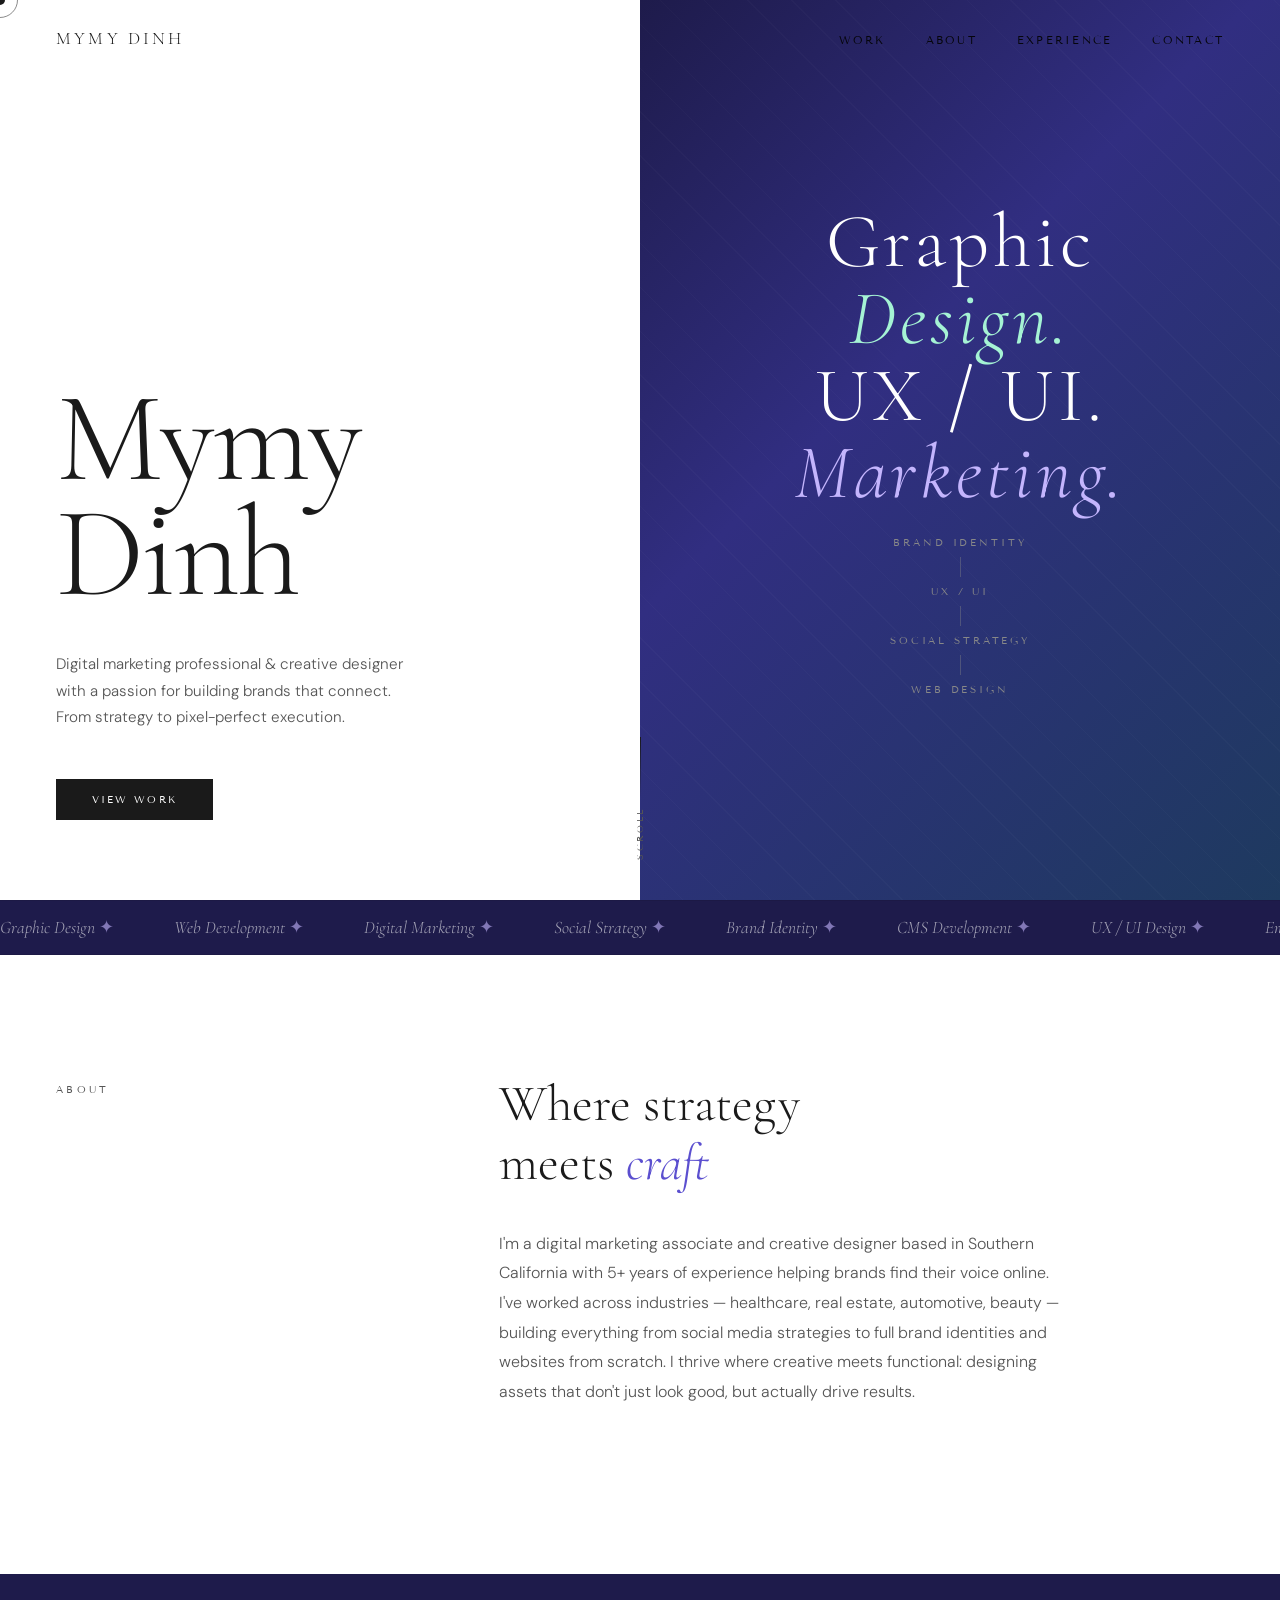
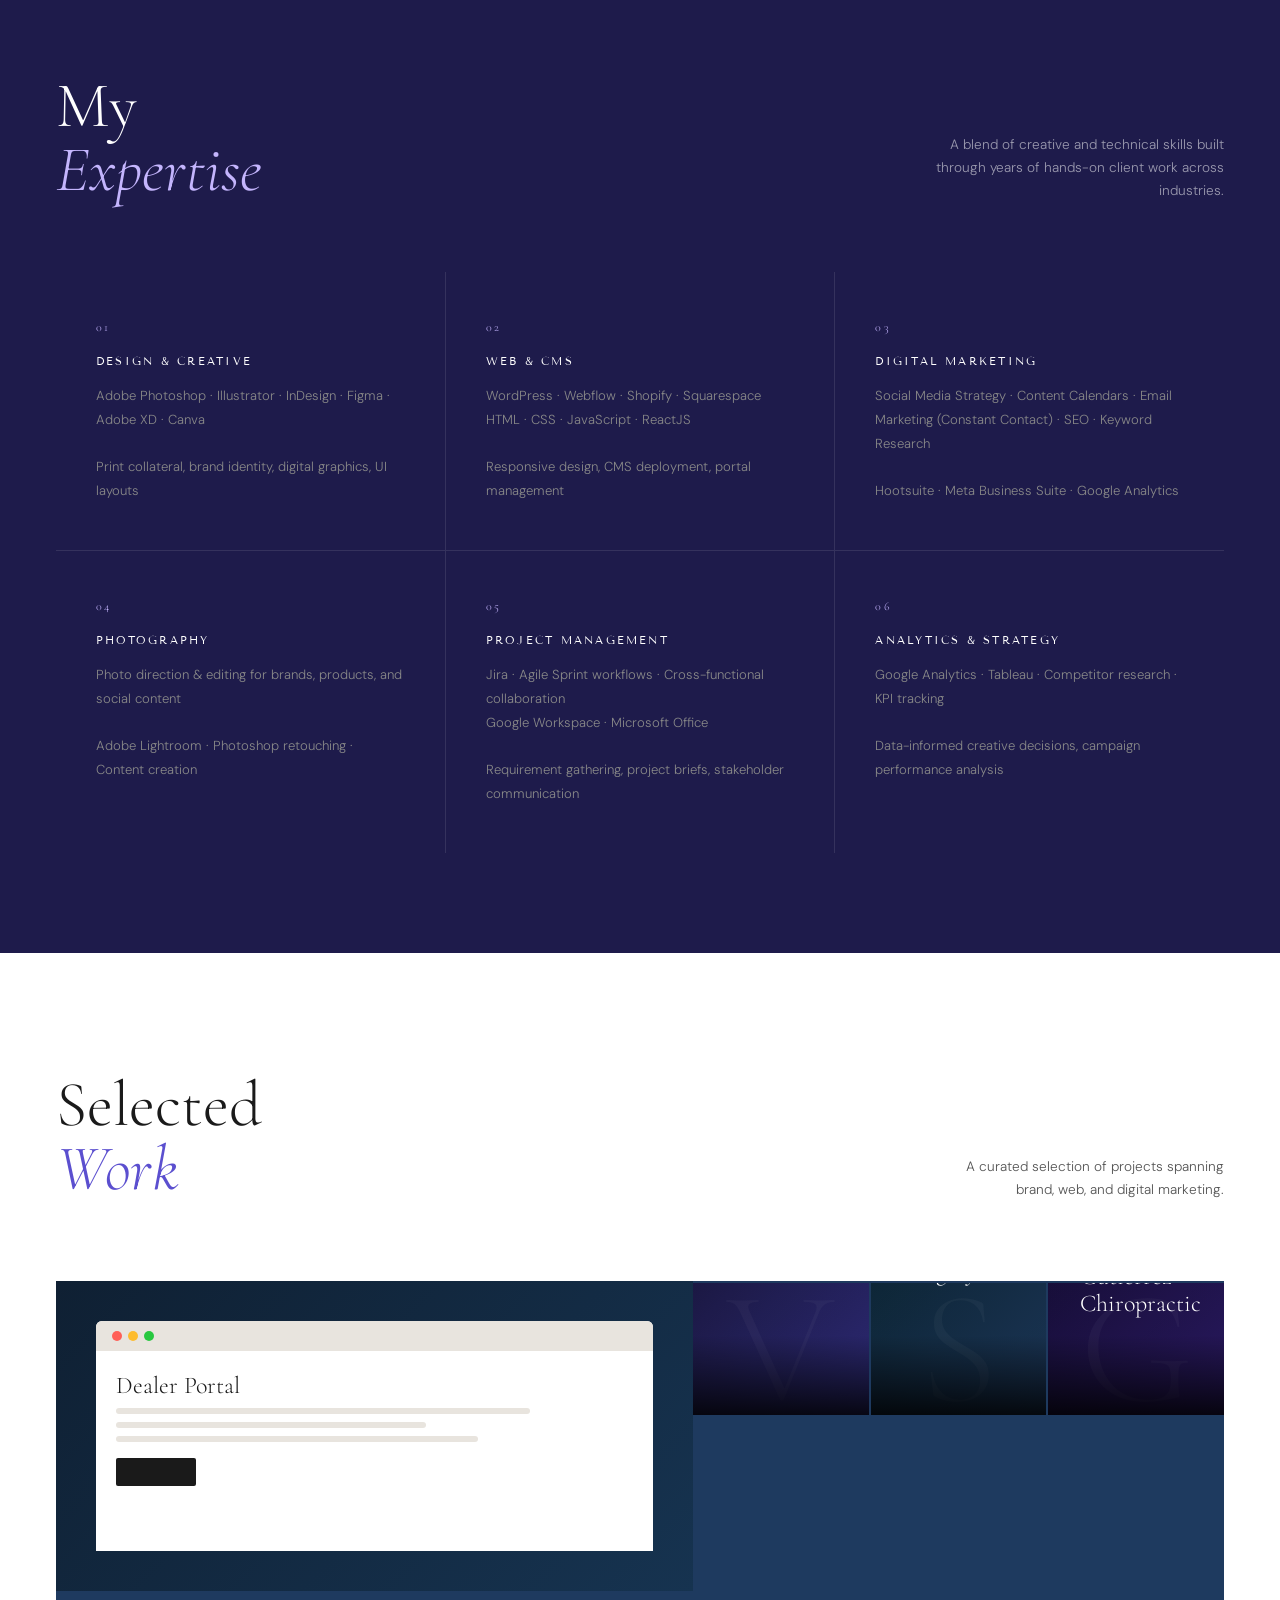
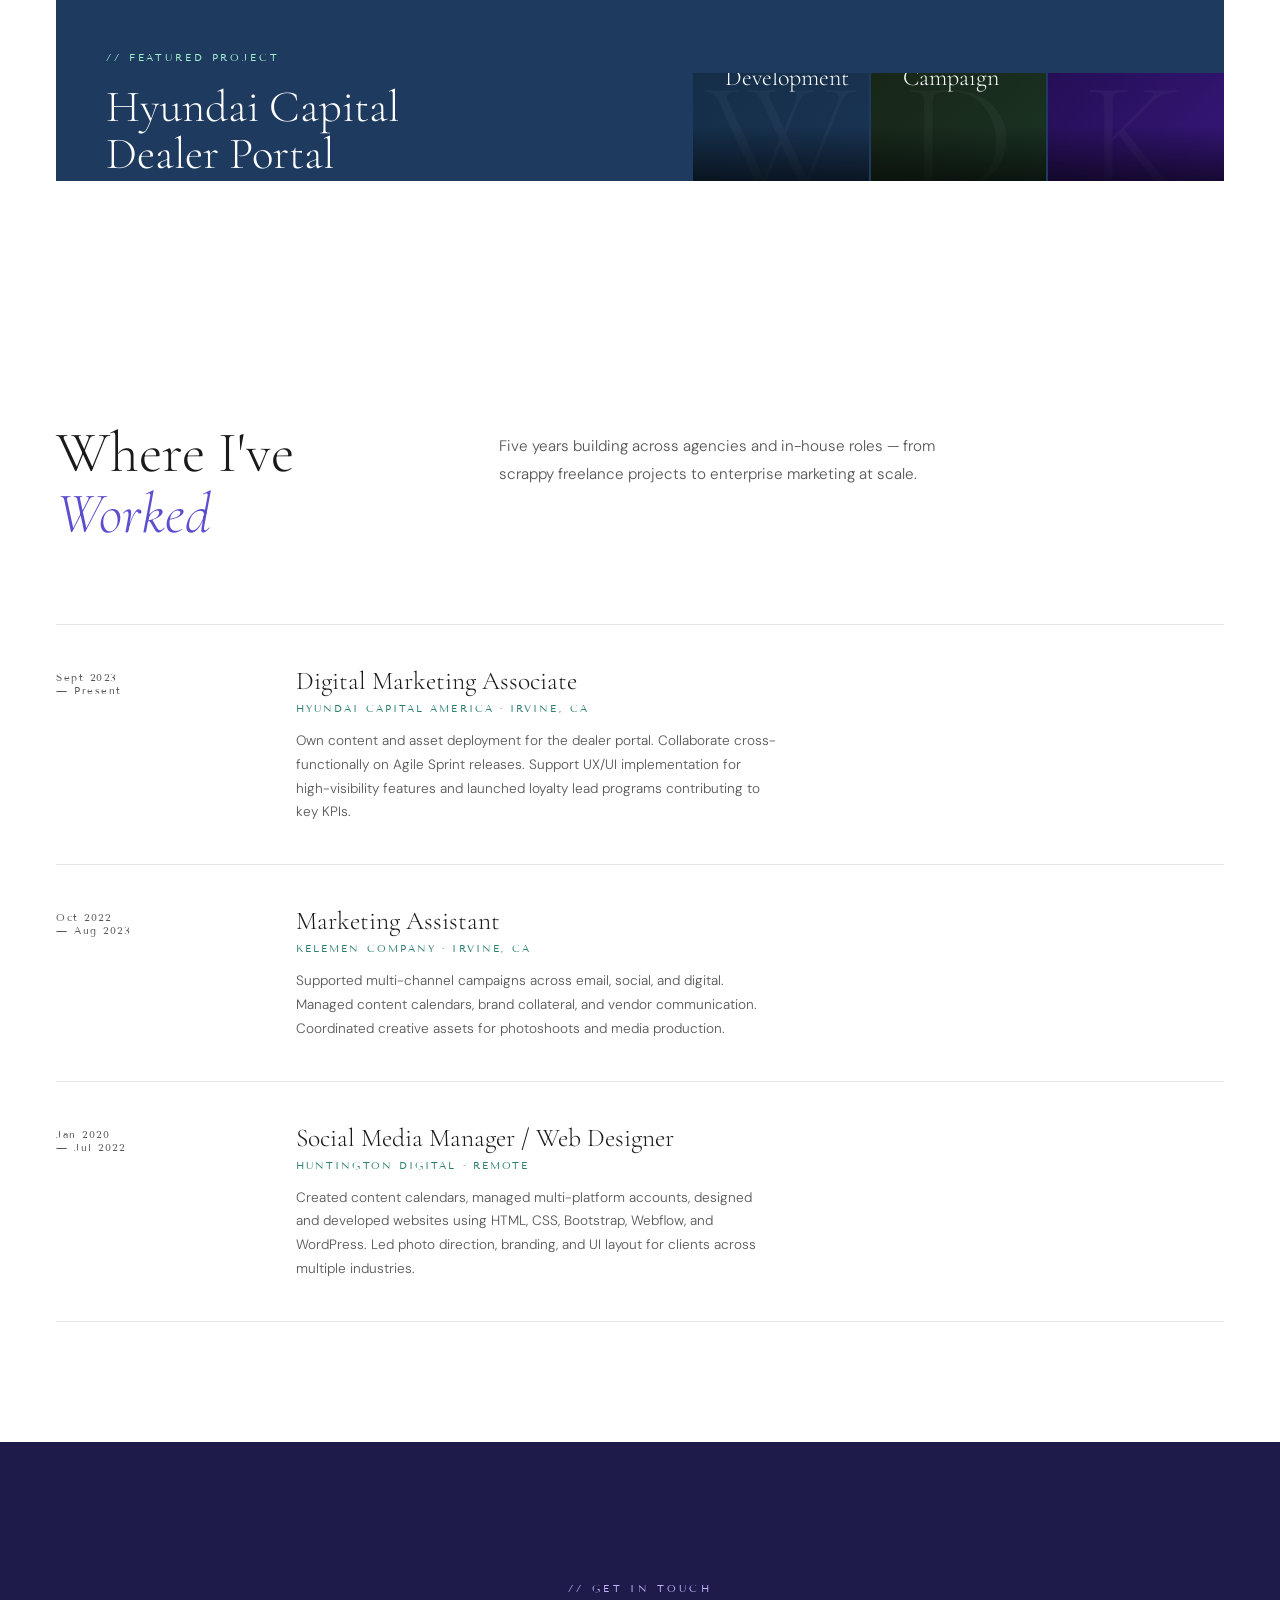
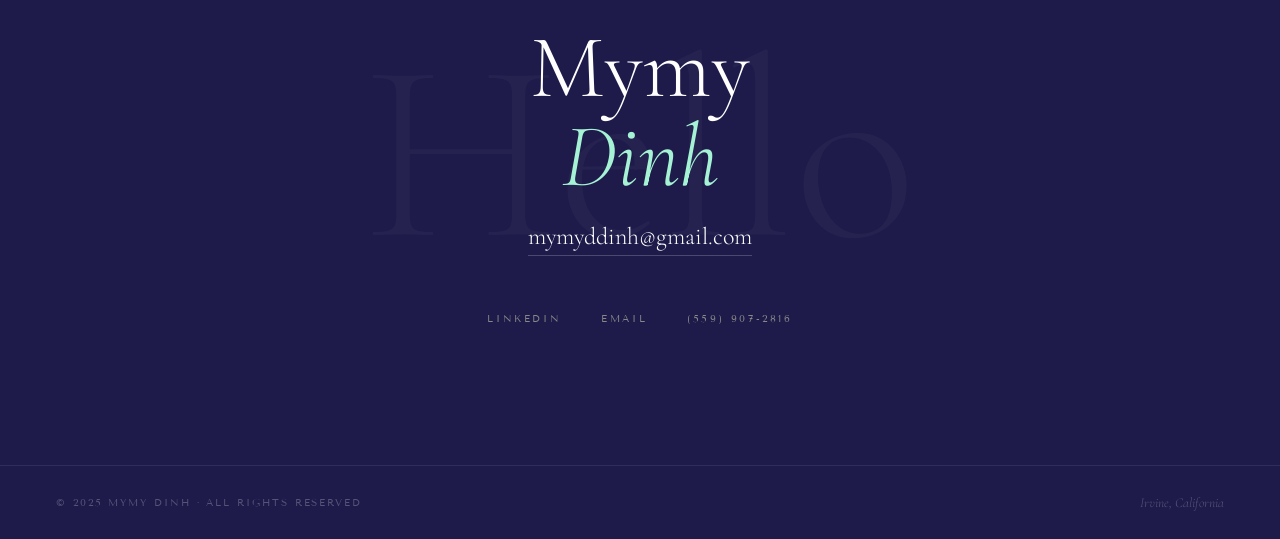
<file: index.html>
<!DOCTYPE html>
<html lang="en">
<head>
<meta charset="UTF-8">
<meta name="viewport" content="width=device-width, initial-scale=1.0">
<title>Mymy Dinh — Creative Portfolio</title>
<link href="https://fonts.googleapis.com/css2?family=Cormorant+Garamond:ital,wght@0,300;0,400;0,600;1,300;1,400&family=Tenor+Sans&family=DM+Sans:wght@300;400&display=swap" rel="stylesheet">
<style>
  *, *::before, *::after { margin: 0; padding: 0; box-sizing: border-box; }

  :root {
    --black: #1a1a1a;
    --off-white: #ffffff;
    --warm-gray: #888888;
    --accent: #5b4fcf;
    --accent-2: #2a7d6f;
    --accent-3: #8b6914;
    --mid: #555555;
  }

  html { scroll-behavior: smooth; }

  body {
    background: #ffffff;
    color: var(--black);
    font-family: 'DM Sans', sans-serif;
    font-weight: 300;
    overflow-x: hidden;
    cursor: none;
  }

  /* CUSTOM CURSOR */
  .cursor {
    position: fixed;
    width: 10px; height: 10px;
    background: var(--black);
    border-radius: 50%;
    pointer-events: none;
    z-index: 9999;
    transform: translate(-50%, -50%);
    transition: transform 0.1s ease, width 0.3s ease, height 0.3s ease, background 0.3s ease;
  }
  .cursor-ring {
    position: fixed;
    width: 36px; height: 36px;
    border: 1px solid var(--black);
    border-radius: 50%;
    pointer-events: none;
    z-index: 9998;
    transform: translate(-50%, -50%);
    transition: transform 0.15s ease, width 0.3s ease, height 0.3s ease, opacity 0.3s ease;
    opacity: 0.5;
  }
  body:has(a:hover) .cursor { width: 6px; height: 6px; }
  body:has(a:hover) .cursor-ring { width: 52px; height: 52px; opacity: 0.2; }

  /* NAV */
  nav {
    position: fixed;
    top: 0; left: 0; right: 0;
    z-index: 100;
    display: flex;
    justify-content: space-between;
    align-items: center;
    padding: 28px 56px;
    mix-blend-mode: multiply;
  }
  .nav-logo {
    font-family: 'Cormorant Garamond', serif;
    font-size: 1.1rem;
    font-weight: 300;
    letter-spacing: 0.18em;
    text-transform: uppercase;
    color: var(--black);
    text-decoration: none;
  }
  .nav-links {
    display: flex;
    gap: 40px;
    list-style: none;
  }
  .nav-links a {
    font-family: 'Tenor Sans', sans-serif;
    font-size: 0.7rem;
    letter-spacing: 0.2em;
    text-transform: uppercase;
    color: var(--black);
    text-decoration: none;
    position: relative;
  }
  .nav-links a::after {
    content: '';
    position: absolute;
    bottom: -2px; left: 0;
    width: 0; height: 1px;
    background: var(--black);
    transition: width 0.4s ease;
  }
  .nav-links a:hover::after { width: 100%; }

  /* HERO */
  .hero {
    min-height: 100vh;
    display: grid;
    grid-template-columns: 1fr 1fr;
    position: relative;
    overflow: hidden;
  }
  .hero-left {
    display: flex;
    flex-direction: column;
    justify-content: flex-end;
    padding: 0 56px 80px;
    position: relative;
    z-index: 2;
  }
  .hero-eyebrow {
    font-family: 'Tenor Sans', sans-serif;
    font-size: 0.65rem;
    letter-spacing: 0.3em;
    text-transform: uppercase;
    color: var(--mid);
    margin-bottom: 24px;
    opacity: 0;
    animation: fadeUp 0.8s ease 0.2s forwards;
  }
  .hero-name {
    font-family: 'Cormorant Garamond', serif;
    font-size: clamp(5rem, 10vw, 9rem);
    font-weight: 300;
    line-height: 0.9;
    letter-spacing: -0.02em;
    opacity: 0;
    animation: fadeUp 0.9s ease 0.35s forwards;
  }
  .hero-name em {
    font-style: normal;
    color: var(--black);
  }
  .hero-desc {
    margin-top: 40px;
    max-width: 360px;
    font-size: 0.95rem;
    line-height: 1.75;
    color: var(--mid);
    opacity: 0;
    animation: fadeUp 0.9s ease 0.55s forwards;
  }
  .hero-cta {
    margin-top: 48px;
    display: flex;
    gap: 20px;
    align-items: center;
    opacity: 0;
    animation: fadeUp 0.9s ease 0.7s forwards;
  }
  .btn-primary {
    display: inline-block;
    padding: 14px 36px;
    background: var(--black);
    color: var(--off-white);
    font-family: 'Tenor Sans', sans-serif;
    font-size: 0.65rem;
    letter-spacing: 0.2em;
    text-transform: uppercase;
    text-decoration: none;
    transition: background 0.3s, color 0.3s;
  }
  .btn-primary:hover { background: var(--accent); }
  .btn-ghost {
    font-family: 'Tenor Sans', sans-serif;
    font-size: 0.65rem;
    letter-spacing: 0.2em;
    text-transform: uppercase;
    color: var(--black);
    text-decoration: none;
    border-bottom: 1px solid var(--warm-gray);
    padding-bottom: 2px;
    transition: border-color 0.3s, color 0.3s;
  }
  .btn-ghost:hover { color: var(--accent); border-color: var(--accent); }

  .hero-right {
    position: relative;
    overflow: hidden;
    opacity: 0;
    animation: fadeIn 1.2s ease 0.4s forwards;
  }
  .hero-image-wrap {
    position: absolute;
    inset: 0;
    background: var(--black);
    display: flex;
    align-items: center;
    justify-content: center;
  }
  .hero-image-bg {
    position: absolute;
    inset: 0;
    background: 
      linear-gradient(135deg, #1e1b4b 0%, #312e81 40%, #1e3a5f 100%);
    opacity: 1;
  }
  .hero-pattern {
    position: absolute;
    inset: 0;
    background-image: 
      repeating-linear-gradient(
        45deg,
        transparent,
        transparent 30px,
        rgba(255,255,255,0.02) 30px,
        rgba(255,255,255,0.02) 31px
      );
  }
  .hero-text-overlay {
    position: relative;
    z-index: 2;
    text-align: center;
    padding: 40px;
  }
  .hero-overlay-title {
    font-family: 'Cormorant Garamond', serif;
    font-size: clamp(3rem, 6vw, 6rem);
    font-weight: 300;
    color: var(--off-white);
    line-height: 1;
    letter-spacing: 0.05em;
    margin-bottom: 24px;
  }
  .hero-tags {
    display: flex;
    flex-direction: column;
    gap: 8px;
    align-items: center;
  }
  .hero-tag {
    font-family: 'Tenor Sans', sans-serif;
    font-size: 0.6rem;
    letter-spacing: 0.3em;
    text-transform: uppercase;
    color: var(--warm-gray);
  }
  .hero-tag-line {
    width: 1px;
    height: 20px;
    background: var(--warm-gray);
    opacity: 0.4;
  }

  .hero-scroll {
    position: absolute;
    bottom: 40px;
    left: 50%;
    transform: translateX(-50%);
    z-index: 10;
    display: flex;
    flex-direction: column;
    align-items: center;
    gap: 10px;
    opacity: 0;
    animation: fadeIn 1s ease 1.2s forwards;
  }
  .scroll-text {
    font-family: 'Tenor Sans', sans-serif;
    font-size: 0.55rem;
    letter-spacing: 0.3em;
    text-transform: uppercase;
    color: var(--mid);
    writing-mode: vertical-rl;
    transform: rotate(180deg);
  }
  .scroll-line {
    width: 1px;
    height: 60px;
    background: linear-gradient(to bottom, var(--black), transparent);
    animation: scrollLine 2s ease-in-out infinite;
  }

  /* MARQUEE */
  .marquee-section {
    overflow: hidden;
    border-top: 1px solid rgba(0,0,0,0.08);
    border-bottom: 1px solid rgba(0,0,0,0.08);
    padding: 16px 0;
    background: #1e1b4b;
  }
  .marquee-track {
    display: flex;
    gap: 60px;
    animation: marquee 20s linear infinite;
    white-space: nowrap;
  }
  .marquee-item {
    font-family: 'Cormorant Garamond', serif;
    font-size: 1.1rem;
    font-weight: 300;
    font-style: italic;
    color: var(--off-white);
    opacity: 0.6;
    flex-shrink: 0;
  }
  .marquee-dot {
    color: #c4b5fd;
    font-style: normal;
  }

  /* ABOUT */
  .about {
    padding: 120px 56px;
    display: grid;
    grid-template-columns: 1fr 2fr;
    gap: 80px;
    align-items: start;
  }
  .section-label {
    font-family: 'Tenor Sans', sans-serif;
    font-size: 0.6rem;
    letter-spacing: 0.35em;
    text-transform: uppercase;
    color: var(--mid);
    padding-top: 8px;
  }
  .about-content {}
  .about-headline {
    font-family: 'Cormorant Garamond', serif;
    font-size: clamp(2.5rem, 4vw, 4rem);
    font-weight: 300;
    line-height: 1.15;
    margin-bottom: 36px;
  }
  .about-headline em { font-style: italic; color: var(--accent); }
  .about-body {
    font-size: 1rem;
    line-height: 1.85;
    color: var(--mid);
    max-width: 560px;
    margin-bottom: 48px;
  }
  .stats-row {
    display: flex;
    gap: 60px;
    padding-top: 40px;
    border-top: 1px solid rgba(0,0,0,0.1);
  }
  .stat {}
  .stat-num {
    font-family: 'Cormorant Garamond', serif;
    font-size: 3rem;
    font-weight: 300;
    line-height: 1;
    color: var(--black);
  }
  .stat-label {
    font-family: 'Tenor Sans', sans-serif;
    font-size: 0.6rem;
    letter-spacing: 0.2em;
    text-transform: uppercase;
    color: var(--mid);
    margin-top: 6px;
  }

  /* SKILLS */
  .skills {
    background: #1e1b4b;
    color: var(--off-white);
    padding: 100px 56px;
  }
  .skills-header {
    display: flex;
    justify-content: space-between;
    align-items: flex-end;
    margin-bottom: 70px;
  }
  .skills-title {
    font-family: 'Cormorant Garamond', serif;
    font-size: clamp(3rem, 5vw, 5rem);
    font-weight: 300;
    line-height: 1;
  }
  .skills-title em { font-style: italic; color: #c4b5fd; }
  .skills-intro {
    max-width: 300px;
    font-size: 0.85rem;
    line-height: 1.7;
    color: rgba(255,255,255,0.55);
    text-align: right;
  }
  .skills-grid {
    display: grid;
    grid-template-columns: repeat(3, 1fr);
    gap: 1px;
    background: rgba(255,255,255,0.1);
  }
  .skill-card {
    background: #1e1b4b;
    padding: 48px 40px;
    position: relative;
    overflow: hidden;
    transition: background 0.4s ease;
  }
  .skill-card::before {
    content: '';
    position: absolute;
    top: 0; left: 0;
    width: 3px;
    height: 0;
    background: #c4b5fd;
    transition: height 0.4s ease;
  }
  .skill-card:hover { background: #262060; }
  .skill-card:hover::before { height: 100%; }
  .skill-num {
    font-family: 'Cormorant Garamond', serif;
    font-size: 0.75rem;
    color: #c4b5fd;
    letter-spacing: 0.2em;
    margin-bottom: 20px;
  }
  .skill-name {
    font-family: 'Tenor Sans', sans-serif;
    font-size: 0.7rem;
    letter-spacing: 0.2em;
    text-transform: uppercase;
    color: var(--off-white);
    margin-bottom: 16px;
  }
  .skill-tools {
    font-size: 0.82rem;
    line-height: 1.8;
    color: var(--warm-gray);
  }

  /* WORK */
  .work {
    padding: 120px 56px;
  }
  .work-header {
    display: flex;
    justify-content: space-between;
    align-items: flex-end;
    margin-bottom: 80px;
  }
  .work-title {
    font-family: 'Cormorant Garamond', serif;
    font-size: clamp(3rem, 5vw, 5.5rem);
    font-weight: 300;
    line-height: 1;
  }
  .work-title em { font-style: italic; color: var(--accent); }
  .work-subtitle {
    font-family: 'DM Sans', sans-serif;
    font-size: 0.85rem;
    color: var(--mid);
    max-width: 280px;
    line-height: 1.7;
    text-align: right;
  }
  
  /* FEATURED PROJECT */
  .featured-project {
    display: grid;
    grid-template-columns: 1.2fr 1fr;
    gap: 0;
    margin-bottom: 2px;
    background: #1e3a5f;
    overflow: hidden;
    height: 500px;
  }
  .featured-visual {
    position: relative;
    overflow: hidden;
    background: #163047;
    display: flex;
    align-items: center;
    justify-content: center;
  }
  .project-mockup {
    position: relative;
    z-index: 2;
    padding: 40px;
    width: 100%;
  }
  .mockup-browser {
    background: var(--off-white);
    border-radius: 6px 6px 0 0;
    overflow: hidden;
  }
  .mockup-bar {
    background: #e8e4de;
    padding: 10px 16px;
    display: flex;
    gap: 6px;
    align-items: center;
  }
  .mockup-dot { width: 10px; height: 10px; border-radius: 50%; }
  .mockup-content {
    padding: 20px;
    height: 200px;
    display: flex;
    flex-direction: column;
    gap: 8px;
  }
  .mockup-h1 {
    font-family: 'Cormorant Garamond', serif;
    font-size: 1.5rem;
    font-weight: 300;
    color: var(--black);
  }
  .mockup-line {
    height: 6px;
    background: #e8e4de;
    border-radius: 3px;
  }
  .mockup-btn {
    width: 80px;
    height: 28px;
    background: var(--black);
    border-radius: 2px;
    margin-top: 8px;
  }
  .featured-info {
    padding: 60px 50px;
    display: flex;
    flex-direction: column;
    justify-content: center;
  }
  .project-category {
    font-family: 'Tenor Sans', sans-serif;
    font-size: 0.6rem;
    letter-spacing: 0.3em;
    text-transform: uppercase;
    color: #a5f3d4;
    margin-bottom: 20px;
  }
  .project-name {
    font-family: 'Cormorant Garamond', serif;
    font-size: 2.8rem;
    font-weight: 300;
    color: var(--off-white);
    line-height: 1.05;
    margin-bottom: 24px;
  }
  .project-desc {
    font-size: 0.88rem;
    line-height: 1.8;
    color: var(--warm-gray);
    margin-bottom: 36px;
  }
  .project-tags {
    display: flex;
    gap: 10px;
    flex-wrap: wrap;
    margin-bottom: 40px;
  }
  .tag {
    padding: 6px 14px;
    border: 1px solid rgba(255,255,255,0.15);
    font-family: 'Tenor Sans', sans-serif;
    font-size: 0.55rem;
    letter-spacing: 0.2em;
    text-transform: uppercase;
    color: var(--warm-gray);
  }
  .project-metric {
    font-family: 'Cormorant Garamond', serif;
    font-size: 2rem;
    color: var(--accent);
    font-weight: 300;
    margin-bottom: 4px;
  }
  .project-metric-label {
    font-family: 'Tenor Sans', sans-serif;
    font-size: 0.6rem;
    letter-spacing: 0.2em;
    text-transform: uppercase;
    color: var(--warm-gray);
  }

  /* PROJECT GRID */
  .projects-grid {
    display: grid;
    grid-template-columns: repeat(3, 1fr);
    gap: 2px;
    margin-top: 2px;
  }
  .project-card {
    position: relative;
    overflow: hidden;
    background: var(--black);
    aspect-ratio: 4/3;
    cursor: pointer;
  }
  .project-card-bg {
    position: absolute;
    inset: 0;
    display: flex;
    align-items: center;
    justify-content: center;
    transition: transform 0.5s ease;
  }
  .project-card:hover .project-card-bg { transform: scale(1.05); }
  .project-card-overlay {
    position: absolute;
    inset: 0;
    background: linear-gradient(to top, rgba(0,0,0,0.85) 0%, rgba(0,0,0,0.1) 60%);
    transition: background 0.4s ease;
    z-index: 2;
  }
  .project-card:hover .project-card-overlay {
    background: linear-gradient(to top, rgba(0,0,0,0.92) 0%, rgba(0,0,0,0.4) 60%);
  }
  .project-card-info {
    position: absolute;
    bottom: 0; left: 0; right: 0;
    padding: 28px 32px;
    z-index: 3;
  }
  .card-category {
    font-family: 'Tenor Sans', sans-serif;
    font-size: 0.55rem;
    letter-spacing: 0.25em;
    text-transform: uppercase;
    color: #a5f3d4;
    margin-bottom: 8px;
  }
  .card-name {
    font-family: 'Cormorant Garamond', serif;
    font-size: 1.5rem;
    font-weight: 300;
    color: var(--off-white);
    line-height: 1.1;
  }
  .card-sub {
    font-size: 0.75rem;
    color: var(--warm-gray);
    margin-top: 6px;
    opacity: 0;
    transform: translateY(8px);
    transition: opacity 0.3s ease 0.1s, transform 0.3s ease 0.1s;
  }
  .project-card:hover .card-sub { opacity: 1; transform: translateY(0); }

  /* Pattern backgrounds for cards */
  .card-bg-1 {
    background: linear-gradient(135deg, #1e1b4b 0%, #312e81 100%);
  }
  .card-bg-2 {
    background: linear-gradient(135deg, #0f2a3d 0%, #1e3a5f 100%);
  }
  .card-bg-3 {
    background: linear-gradient(135deg, #1a1040 0%, #2d1b69 100%);
  }
  .card-pattern {
    position: absolute;
    inset: 0;
    display: flex;
    align-items: center;
    justify-content: center;
  }
  .card-big-letter {
    font-family: 'Cormorant Garamond', serif;
    font-size: 10rem;
    font-weight: 300;
    color: rgba(255,255,255,0.04);
    line-height: 1;
  }

  /* EXPERIENCE */
  .experience {
    padding: 120px 56px;
    background: var(--off-white);
  }
  .exp-header {
    display: grid;
    grid-template-columns: 1fr 2fr;
    gap: 80px;
    margin-bottom: 80px;
  }
  .exp-title {
    font-family: 'Cormorant Garamond', serif;
    font-size: clamp(3rem, 4.5vw, 4.5rem);
    font-weight: 300;
    line-height: 1.05;
  }
  .exp-title em { font-style: italic; color: var(--accent); }
  .exp-intro {
    font-size: 0.95rem;
    line-height: 1.8;
    color: var(--mid);
    padding-top: 10px;
    max-width: 480px;
  }
  .exp-list {
    display: flex;
    flex-direction: column;
    gap: 0;
  }
  .exp-item {
    display: grid;
    grid-template-columns: 200px 1fr;
    gap: 40px;
    padding: 40px 0;
    border-top: 1px solid rgba(0,0,0,0.1);
    align-items: start;
    transition: padding-left 0.3s ease;
  }
  .exp-item:last-child { border-bottom: 1px solid rgba(0,0,0,0.1); }
  .exp-item:hover { padding-left: 12px; }
  .exp-date {
    font-family: 'Tenor Sans', sans-serif;
    font-size: 0.65rem;
    letter-spacing: 0.15em;
    color: var(--mid);
    padding-top: 6px;
  }
  .exp-role {
    font-family: 'Cormorant Garamond', serif;
    font-size: 1.6rem;
    font-weight: 300;
    margin-bottom: 6px;
  }
  .exp-company {
    font-family: 'Tenor Sans', sans-serif;
    font-size: 0.65rem;
    letter-spacing: 0.2em;
    text-transform: uppercase;
    color: var(--accent-2);
    margin-bottom: 14px;
  }
  .exp-detail {
    font-size: 0.85rem;
    line-height: 1.75;
    color: var(--mid);
    max-width: 480px;
  }
  .exp-highlight {
    text-align: right;
    padding-top: 6px;
  }
  .exp-highlight-num {
    font-family: 'Cormorant Garamond', serif;
    font-size: 2.5rem;
    font-weight: 300;
    color: var(--black);
    line-height: 1;
  }
  .exp-highlight-label {
    font-family: 'Tenor Sans', sans-serif;
    font-size: 0.55rem;
    letter-spacing: 0.15em;
    text-transform: uppercase;
    color: var(--mid);
    margin-top: 4px;
  }

  /* CONTACT */
  .contact {
    background: #1e1b4b;
    color: var(--off-white);
    padding: 140px 56px;
    position: relative;
    overflow: hidden;
    text-align: center;
  }
  .contact-bg-text {
    position: absolute;
    top: 50%;
    left: 50%;
    transform: translate(-50%, -50%);
    font-family: 'Cormorant Garamond', serif;
    font-size: 20vw;
    font-weight: 300;
    color: rgba(255,255,255,0.03);
    white-space: nowrap;
    user-select: none;
  }
  .contact-eyebrow {
    font-family: 'Tenor Sans', sans-serif;
    font-size: 0.6rem;
    letter-spacing: 0.35em;
    text-transform: uppercase;
    color: #c4b5fd;
    margin-bottom: 28px;
    position: relative;
    z-index: 2;
  }
  .contact-title {
    font-family: 'Cormorant Garamond', serif;
    font-size: clamp(3.5rem, 7vw, 7rem);
    font-weight: 300;
    line-height: 1;
    margin-bottom: 20px;
    position: relative;
    z-index: 2;
  }
  .contact-title em { font-style: italic; color: #a5f3d4; }
  .contact-sub {
    font-size: 0.9rem;
    color: var(--warm-gray);
    margin-bottom: 56px;
    position: relative;
    z-index: 2;
    line-height: 1.7;
  }
  .contact-email {
    display: inline-block;
    font-family: 'Cormorant Garamond', serif;
    font-size: 1.5rem;
    font-weight: 300;
    color: var(--off-white);
    text-decoration: none;
    border-bottom: 1px solid rgba(255,255,255,0.2);
    padding-bottom: 4px;
    margin-bottom: 56px;
    position: relative;
    z-index: 2;
    transition: border-color 0.3s, color 0.3s;
  }
  .contact-email:hover { color: var(--accent); border-color: var(--accent); }
  .contact-links {
    display: flex;
    gap: 40px;
    justify-content: center;
    position: relative;
    z-index: 2;
  }
  .contact-link {
    font-family: 'Tenor Sans', sans-serif;
    font-size: 0.65rem;
    letter-spacing: 0.25em;
    text-transform: uppercase;
    color: var(--warm-gray);
    text-decoration: none;
    transition: color 0.3s;
  }
  .contact-link:hover { color: var(--off-white); }

  /* FOOTER */
  footer {
    background: #1e1b4b;
    border-top: 1px solid rgba(255,255,255,0.08);
    padding: 28px 56px;
    display: flex;
    justify-content: space-between;
    align-items: center;
  }
  .footer-left {
    font-family: 'Tenor Sans', sans-serif;
    font-size: 0.6rem;
    letter-spacing: 0.2em;
    text-transform: uppercase;
    color: rgba(255,255,255,0.25);
  }
  .footer-right {
    font-family: 'Cormorant Garamond', serif;
    font-size: 0.85rem;
    color: rgba(255,255,255,0.25);
    font-style: italic;
  }

  /* ANIMATIONS */
  @keyframes fadeUp {
    from { opacity: 0; transform: translateY(24px); }
    to { opacity: 1; transform: translateY(0); }
  }
  @keyframes fadeIn {
    from { opacity: 0; }
    to { opacity: 1; }
  }
  @keyframes marquee {
    from { transform: translateX(0); }
    to { transform: translateX(-50%); }
  }
  @keyframes scrollLine {
    0%, 100% { opacity: 0.4; transform: scaleY(1); transform-origin: top; }
    50% { opacity: 1; }
  }

  /* SCROLL REVEAL */
  .reveal {
    opacity: 0;
    transform: translateY(30px);
    transition: opacity 0.8s ease, transform 0.8s ease;
  }
  .reveal.visible {
    opacity: 1;
    transform: translateY(0);
  }
  .reveal-delay-1 { transition-delay: 0.1s; }
  .reveal-delay-2 { transition-delay: 0.2s; }
  .reveal-delay-3 { transition-delay: 0.3s; }

  /* RESPONSIVE */
  @media (max-width: 900px) {
    nav { padding: 24px 28px; }
    .nav-links { gap: 24px; }
    .hero { grid-template-columns: 1fr; min-height: auto; }
    .hero-left { padding: 120px 28px 60px; }
    .hero-right { height: 60vw; }
    .about { grid-template-columns: 1fr; padding: 80px 28px; gap: 32px; }
    .skills { padding: 80px 28px; }
    .skills-header { flex-direction: column; gap: 24px; align-items: flex-start; }
    .skills-intro { text-align: left; }
    .skills-grid { grid-template-columns: 1fr; }
    .work { padding: 80px 28px; }
    .work-header { flex-direction: column; gap: 20px; align-items: flex-start; }
    .work-subtitle { text-align: left; }
    .featured-project { grid-template-columns: 1fr; height: auto; }
    .featured-visual { height: 300px; }
    .featured-info { padding: 40px 28px; }
    .projects-grid { grid-template-columns: 1fr; }
    .project-card { aspect-ratio: 16/9; }
    .experience { padding: 80px 28px; }
    .exp-header { grid-template-columns: 1fr; gap: 32px; }
    .exp-item { grid-template-columns: 1fr; gap: 12px; }
    .exp-highlight { text-align: left; }
    .contact { padding: 100px 28px; }
    footer { padding: 24px 28px; flex-direction: column; gap: 12px; text-align: center; }
    .stats-row { gap: 32px; }
    body { cursor: auto; }
    .cursor, .cursor-ring { display: none; }
  }
</style>
</head>
<body>

<div class="cursor" id="cursor"></div>
<div class="cursor-ring" id="cursorRing"></div>

<!-- NAV -->
<nav>
  <a href="#" class="nav-logo">Mymy Dinh</a>
  <ul class="nav-links">
    <li><a href="#work">Work</a></li>
    <li><a href="#about">About</a></li>
    <li><a href="#experience">Experience</a></li>
    <li><a href="#contact">Contact</a></li>
  </ul>
</nav>

<!-- HERO -->
<section class="hero">
  <div class="hero-left">

    <h1 class="hero-name">Mymy<br>Dinh</h1>
    <p class="hero-desc">Digital marketing professional & creative designer with a passion for building brands that connect. From strategy to pixel-perfect execution.</p>
    <div class="hero-cta">
      <a href="#work" class="btn-primary">View Work</a>
    </div>
  </div>
  <div class="hero-right">
    <div class="hero-image-wrap">
      <div class="hero-image-bg"></div>
      <div class="hero-pattern"></div>
      <div class="hero-text-overlay">
        <div class="hero-overlay-title">Graphic<br><em style="font-style:italic; color: #a5f3d4">Design.</em><br>UX / UI.<br><em style="font-style:italic; color:#c4b5fd">Marketing.</em></div>
        <div class="hero-tags">
          <div class="hero-tag">Brand Identity</div>
          <div class="hero-tag-line"></div>
          <div class="hero-tag">UX / UI</div>
          <div class="hero-tag-line"></div>
          <div class="hero-tag">Social Strategy</div>
          <div class="hero-tag-line"></div>
          <div class="hero-tag">Web Design</div>
        </div>
      </div>
    </div>
  </div>
  <div class="hero-scroll">
    <div class="scroll-line"></div>
    <span class="scroll-text">Scroll</span>
  </div>
</section>

<!-- MARQUEE -->
<div class="marquee-section">
  <div class="marquee-track">
    <span class="marquee-item">Graphic Design <span class="marquee-dot">✦</span></span>
    <span class="marquee-item">Web Development <span class="marquee-dot">✦</span></span>
    <span class="marquee-item">Digital Marketing <span class="marquee-dot">✦</span></span>
    <span class="marquee-item">Social Strategy <span class="marquee-dot">✦</span></span>
    <span class="marquee-item">Brand Identity <span class="marquee-dot">✦</span></span>
    <span class="marquee-item">CMS Development <span class="marquee-dot">✦</span></span>
    <span class="marquee-item">UX / UI Design <span class="marquee-dot">✦</span></span>
    <span class="marquee-item">Email Marketing <span class="marquee-dot">✦</span></span>
    <!-- duplicate for seamless loop -->
    <span class="marquee-item">Graphic Design <span class="marquee-dot">✦</span></span>
    <span class="marquee-item">Web Development <span class="marquee-dot">✦</span></span>
    <span class="marquee-item">Digital Marketing <span class="marquee-dot">✦</span></span>
    <span class="marquee-item">Social Strategy <span class="marquee-dot">✦</span></span>
    <span class="marquee-item">Brand Identity <span class="marquee-dot">✦</span></span>
    <span class="marquee-item">CMS Development <span class="marquee-dot">✦</span></span>
    <span class="marquee-item">UX / UI Design <span class="marquee-dot">✦</span></span>
    <span class="marquee-item">Email Marketing <span class="marquee-dot">✦</span></span>
  </div>
</div>

<!-- ABOUT -->
<section class="about" id="about">
  <div>
    <p class="section-label">About</p>
  </div>
  <div class="about-content reveal">
    <h2 class="about-headline">Where strategy<br>meets <em>craft</em></h2>
    <p class="about-body">I'm a digital marketing associate and creative designer based in Southern California with 5+ years of experience helping brands find their voice online. I've worked across industries — healthcare, real estate, automotive, beauty — building everything from social media strategies to full brand identities and websites from scratch. I thrive where creative meets functional: designing assets that don't just look good, but actually drive results.</p>
  </div>
</section>

<!-- SKILLS -->
<section class="skills" id="skills">
  <div class="skills-header reveal">
    <h2 class="skills-title">My<br><em>Expertise</em></h2>
    <p class="skills-intro">A blend of creative and technical skills built through years of hands-on client work across industries.</p>
  </div>
  <div class="skills-grid">
    <div class="skill-card reveal">
      <div class="skill-num">01</div>
      <div class="skill-name">Design & Creative</div>
      <div class="skill-tools">Adobe Photoshop · Illustrator · InDesign · Figma · Adobe XD · Canva<br><br>Print collateral, brand identity, digital graphics, UI layouts</div>
    </div>
    <div class="skill-card reveal reveal-delay-1">
      <div class="skill-num">02</div>
      <div class="skill-name">Web & CMS</div>
      <div class="skill-tools">WordPress · Webflow · Shopify · Squarespace<br>HTML · CSS · JavaScript · ReactJS<br><br>Responsive design, CMS deployment, portal management</div>
    </div>
    <div class="skill-card reveal reveal-delay-2">
      <div class="skill-num">03</div>
      <div class="skill-name">Digital Marketing</div>
      <div class="skill-tools">Social Media Strategy · Content Calendars · Email Marketing (Constant Contact) · SEO · Keyword Research<br><br>Hootsuite · Meta Business Suite · Google Analytics</div>
    </div>
    <div class="skill-card reveal">
      <div class="skill-num">04</div>
      <div class="skill-name">Photography</div>
      <div class="skill-tools">Photo direction & editing for brands, products, and social content<br><br>Adobe Lightroom · Photoshop retouching · Content creation</div>
    </div>
    <div class="skill-card reveal reveal-delay-1">
      <div class="skill-num">05</div>
      <div class="skill-name">Project Management</div>
      <div class="skill-tools">Jira · Agile Sprint workflows · Cross-functional collaboration<br>Google Workspace · Microsoft Office<br><br>Requirement gathering, project briefs, stakeholder communication</div>
    </div>
    <div class="skill-card reveal reveal-delay-2">
      <div class="skill-num">06</div>
      <div class="skill-name">Analytics & Strategy</div>
      <div class="skill-tools">Google Analytics · Tableau · Competitor research · KPI tracking<br><br>Data-informed creative decisions, campaign performance analysis</div>
    </div>
  </div>
</section>

<!-- WORK -->
<section class="work" id="work">
  <div class="work-header reveal">
    <h2 class="work-title">Selected<br><em>Work</em></h2>
    <p class="work-subtitle">A curated selection of projects spanning brand, web, and digital marketing.</p>
  </div>

  <!-- Featured: Hyundai Capital -->
  <a href="hyundai.html" style="text-decoration:none; color:inherit; display:block;">
  <div class="featured-project reveal" style="cursor:pointer;">
    <div class="featured-visual">
      <div style="position:absolute;inset:0;background:linear-gradient(135deg,#0f2033,#163350);"></div>
      <div class="project-mockup">
        <div class="mockup-browser">
          <div class="mockup-bar">
            <div class="mockup-dot" style="background:#ff5f57;"></div>
            <div class="mockup-dot" style="background:#febc2e;"></div>
            <div class="mockup-dot" style="background:#28c840;"></div>
          </div>
          <div class="mockup-content">
            <div class="mockup-h1">Dealer Portal</div>
            <div class="mockup-line" style="width:80%;"></div>
            <div class="mockup-line" style="width:60%;"></div>
            <div class="mockup-line" style="width:70%;"></div>
            <div class="mockup-btn"></div>
          </div>
        </div>
      </div>
    </div>
    <div class="featured-info">
      <div class="project-category">// Featured Project</div>
      <div class="project-name">Hyundai Capital<br>Dealer Portal</div>
      <p class="project-desc">Led content deployment and UX/UI implementation for an enterprise dealer portal. Owned Agile Sprint releases, wrote project briefs, and launched loyalty programs that drove measurable retention.</p>
      <div class="project-tags">
        <span class="tag">UX / UI</span>
        <span class="tag">CMS</span>
        <span class="tag">Agile</span>
        <span class="tag">Loyalty Programs</span>
      </div>
      <div style="font-family:'Tenor Sans',sans-serif; font-size:.6rem; letter-spacing:.2em; text-transform:uppercase; color:rgba(255,255,255,.4); margin-top:8px;">View Case Study →</div>
    </div>
  </a>

  <!-- Project Grid -->
  <div class="projects-grid">
    <a href="vandyke.html" style="text-decoration:none;display:block;">
    <div class="project-card reveal">
      <div class="project-card-bg card-bg-1">
        <div class="card-pattern"><span class="card-big-letter">V</span></div>
      </div>
      <div class="project-card-overlay"></div>
      <div class="project-card-info">
        <div class="card-category">// Graphic Design</div>
        <div class="card-name">Van Dyke Coffee<br>Roasters</div>
        <div class="card-sub">Print flyers, advertisements, and brand collateral for a new coffee shop launch in Irvine, CA</div>
      </div>
    </div>
    </a>
    <a href="salisbury.html" style="text-decoration:none;display:block;">
    <div class="project-card reveal reveal-delay-1">
      <div class="project-card-bg card-bg-2">
        <div class="card-pattern"><span class="card-big-letter">S</span></div>
      </div>
      <div class="project-card-overlay"></div>
      <div class="project-card-info">
        <div class="card-category">// Social Media + Design</div>
        <div class="card-name">Salisbury Plastic<br>Surgery</div>
        <div class="card-sub">48.6% weekly impression growth · 60+ new followers/month organic · Reels 1k+ views</div>
      </div>
    </div>
    </a>
    <div class="project-card reveal reveal-delay-2">
      <div class="project-card-bg card-bg-3">
        <div class="card-pattern"><span class="card-big-letter">G</span></div>
      </div>
      <div class="project-card-overlay"></div>
      <div class="project-card-info">
        <div class="card-category">// Branding + Social</div>
        <div class="card-name">Gutierrez<br>Chiropractic</div>
        <div class="card-sub">Grew account from 0 to 200+ followers · 80%+ increase in profile visits</div>
      </div>
    </div>
    <div class="project-card reveal">
      <div class="project-card-bg" style="background:linear-gradient(135deg,#163350,#1e3a5f);">
        <div class="card-pattern"><span class="card-big-letter">W</span></div>
      </div>
      <div class="project-card-overlay"></div>
      <div class="project-card-info">
        <div class="card-category">// Web Design</div>
        <div class="card-name">Multi-Site CMS<br>Development</div>
        <div class="card-sub">Designed and built 3 distinct websites for The Atrium, Kelemen Company, and The Viharas</div>
      </div>
    </div>
    <div class="project-card reveal reveal-delay-1">
      <div class="project-card-bg" style="background:linear-gradient(135deg,#1a2a1a,#1e3a2a);">
        <div class="card-pattern"><span class="card-big-letter">D</span></div>
      </div>
      <div class="project-card-overlay"></div>
      <div class="project-card-info">
        <div class="card-category">// Print + Digital</div>
        <div class="card-name">Dentistry<br>Invisalign Campaign</div>
        <div class="card-sub">Integrated print mailers + Instagram campaign promoting Invisalign deals</div>
      </div>
    </div>
    <div class="project-card reveal reveal-delay-2">
      <div class="project-card-bg" style="background:linear-gradient(135deg,#2a1060,#3d1a8a);">
        <div class="card-pattern"><span class="card-big-letter">K</span></div>
      </div>
      <div class="project-card-overlay"></div>
      <div class="project-card-info">
        <div class="card-category">// Full Service</div>
        <div class="card-name">Kelemen Company<br>Brand & Web</div>
        <div class="card-sub">Multi-channel campaigns, social content, photography coordination, and CMS website</div>
      </div>
    </div>
  </div>
</section>

<!-- EXPERIENCE -->
<section class="experience" id="experience">
  <div class="exp-header reveal">
    <h2 class="exp-title">Where I've<br><em>Worked</em></h2>
    <p class="exp-intro">Five years building across agencies and in-house roles — from scrappy freelance projects to enterprise marketing at scale.</p>
  </div>
  <div class="exp-list">
    <div class="exp-item reveal">
      <div class="exp-date">Sept 2023<br>— Present</div>
      <div>
        <div class="exp-role">Digital Marketing Associate</div>
        <div class="exp-company">Hyundai Capital America · Irvine, CA</div>
        <p class="exp-detail">Own content and asset deployment for the dealer portal. Collaborate cross-functionally on Agile Sprint releases. Support UX/UI implementation for high-visibility features and launched loyalty lead programs contributing to key KPIs.</p>
      </div>
    </div>
    <div class="exp-item reveal">
      <div class="exp-date">Oct 2022<br>— Aug 2023</div>
      <div>
        <div class="exp-role">Marketing Assistant</div>
        <div class="exp-company">Kelemen Company · Irvine, CA</div>
        <p class="exp-detail">Supported multi-channel campaigns across email, social, and digital. Managed content calendars, brand collateral, and vendor communication. Coordinated creative assets for photoshoots and media production.</p>
      </div>
    </div>
    <div class="exp-item reveal">
      <div class="exp-date">Jan 2020<br>— Jul 2022</div>
      <div>
        <div class="exp-role">Social Media Manager / Web Designer</div>
        <div class="exp-company">Huntington Digital · Remote</div>
        <p class="exp-detail">Created content calendars, managed multi-platform accounts, designed and developed websites using HTML, CSS, Bootstrap, Webflow, and WordPress. Led photo direction, branding, and UI layout for clients across multiple industries.</p>
      </div>
    </div>
  </div>
</section>

<!-- CONTACT -->
<section class="contact" id="contact">
  <div class="contact-bg-text">Hello</div>
  <p class="contact-eyebrow">// Get In Touch</p>
  <h2 class="contact-title">Mymy<br><em>Dinh</em></h2>
  <a href="mailto:mymyddinh@gmail.com" class="contact-email">mymyddinh@gmail.com</a>
  <div class="contact-links">
    <a href="https://www.linkedin.com/in/mymydinh/" target="_blank" class="contact-link">LinkedIn</a>
    <a href="mailto:mymyddinh@gmail.com" class="contact-link">Email</a>
    <a href="tel:5599072816" class="contact-link">(559) 907-2816</a>
  </div>
</section>

<footer>
  <div class="footer-left">© 2025 Mymy Dinh · All rights reserved</div>
  <div class="footer-right">Irvine, California</div>
</footer>

<script>
  // CURSOR
  const cursor = document.getElementById('cursor');
  const ring = document.getElementById('cursorRing');
  let mx = 0, my = 0, rx = 0, ry = 0;
  document.addEventListener('mousemove', e => {
    mx = e.clientX; my = e.clientY;
    cursor.style.left = mx + 'px';
    cursor.style.top = my + 'px';
  });
  function animateRing() {
    rx += (mx - rx) * 0.12;
    ry += (my - ry) * 0.12;
    ring.style.left = rx + 'px';
    ring.style.top = ry + 'px';
    requestAnimationFrame(animateRing);
  }
  animateRing();

  // SCROLL REVEAL
  const reveals = document.querySelectorAll('.reveal');
  const observer = new IntersectionObserver((entries) => {
    entries.forEach(entry => {
      if (entry.isIntersecting) {
        entry.target.classList.add('visible');
      }
    });
  }, { threshold: 0.12 });
  reveals.forEach(el => observer.observe(el));

  // NAV bg on scroll
  const nav = document.querySelector('nav');
  window.addEventListener('scroll', () => {
    if (window.scrollY > 60) {
      nav.style.background = 'rgba(255,255,255,0.94)';
      nav.style.backdropFilter = 'blur(12px)';
      nav.style.mixBlendMode = 'normal';
    } else {
      nav.style.background = '';
      nav.style.backdropFilter = '';
      nav.style.mixBlendMode = 'multiply';
    }
  });
</script>
</body>
</html>
</file>
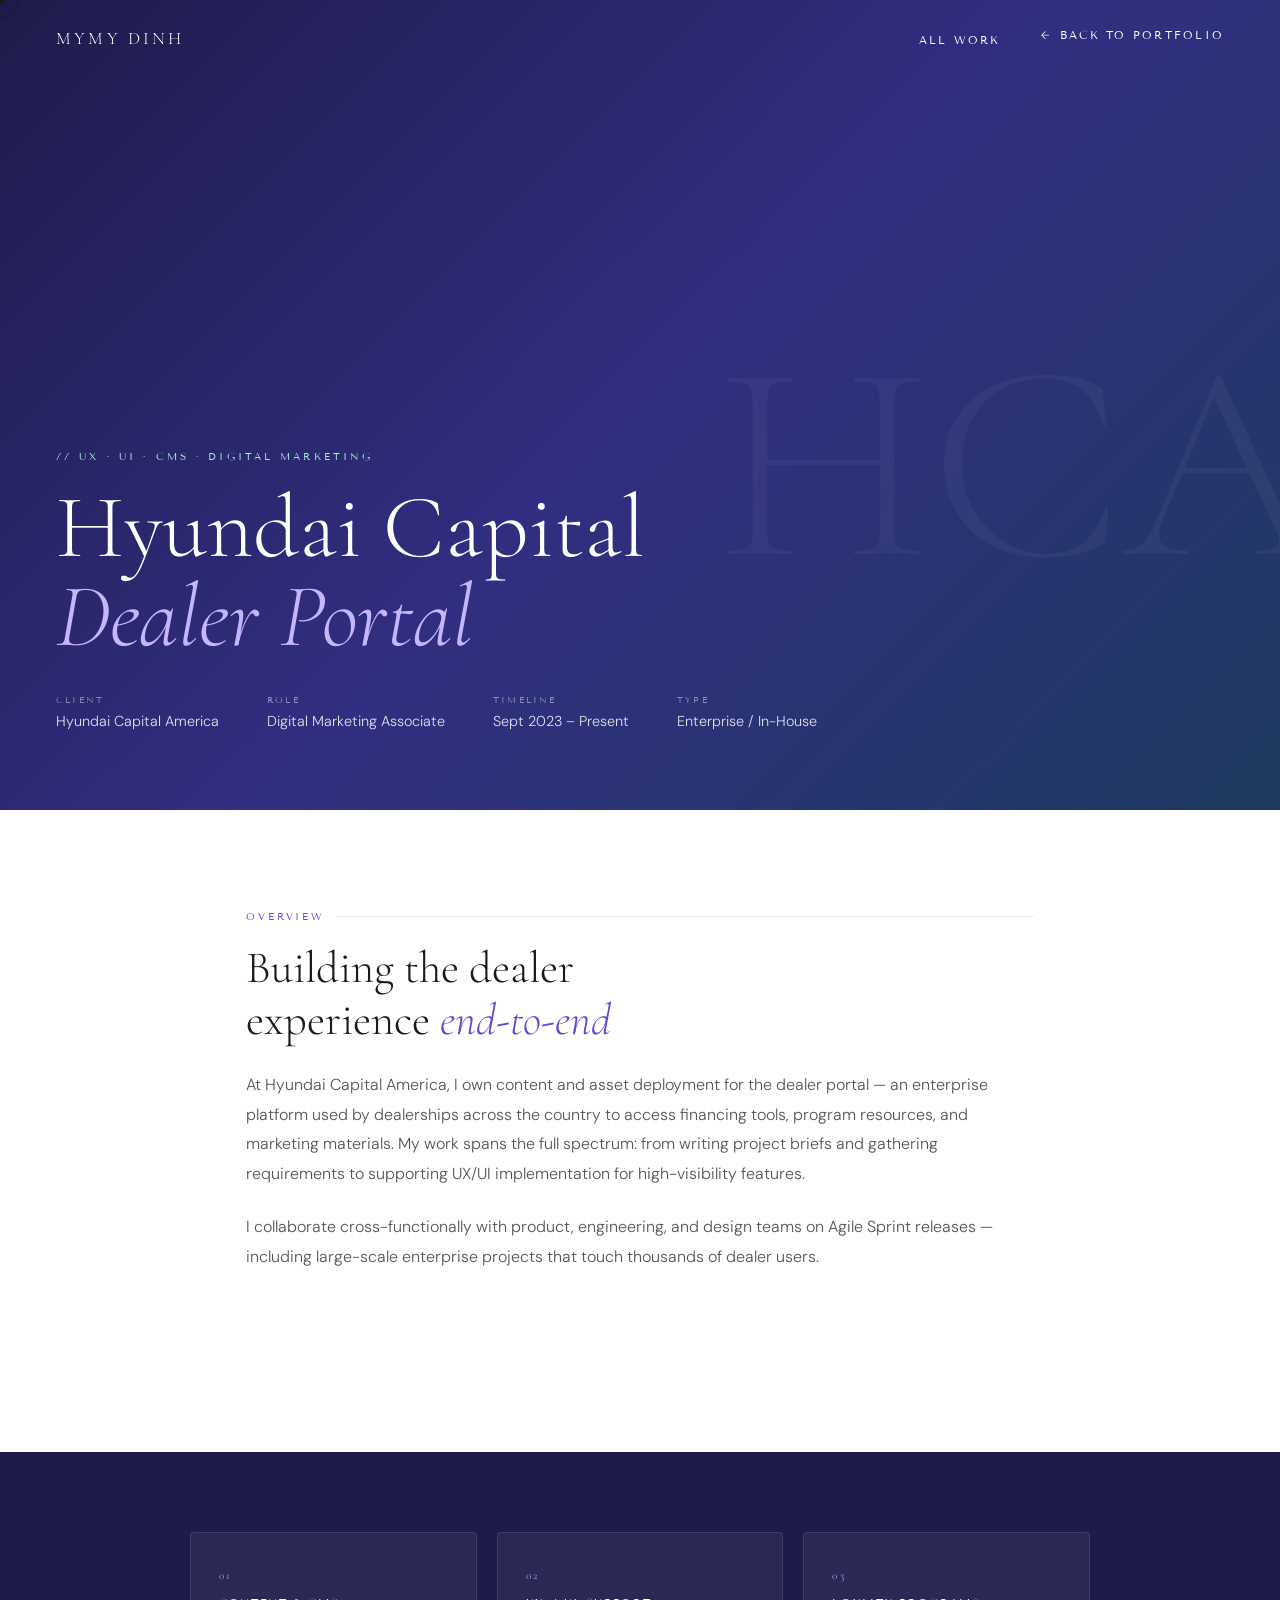
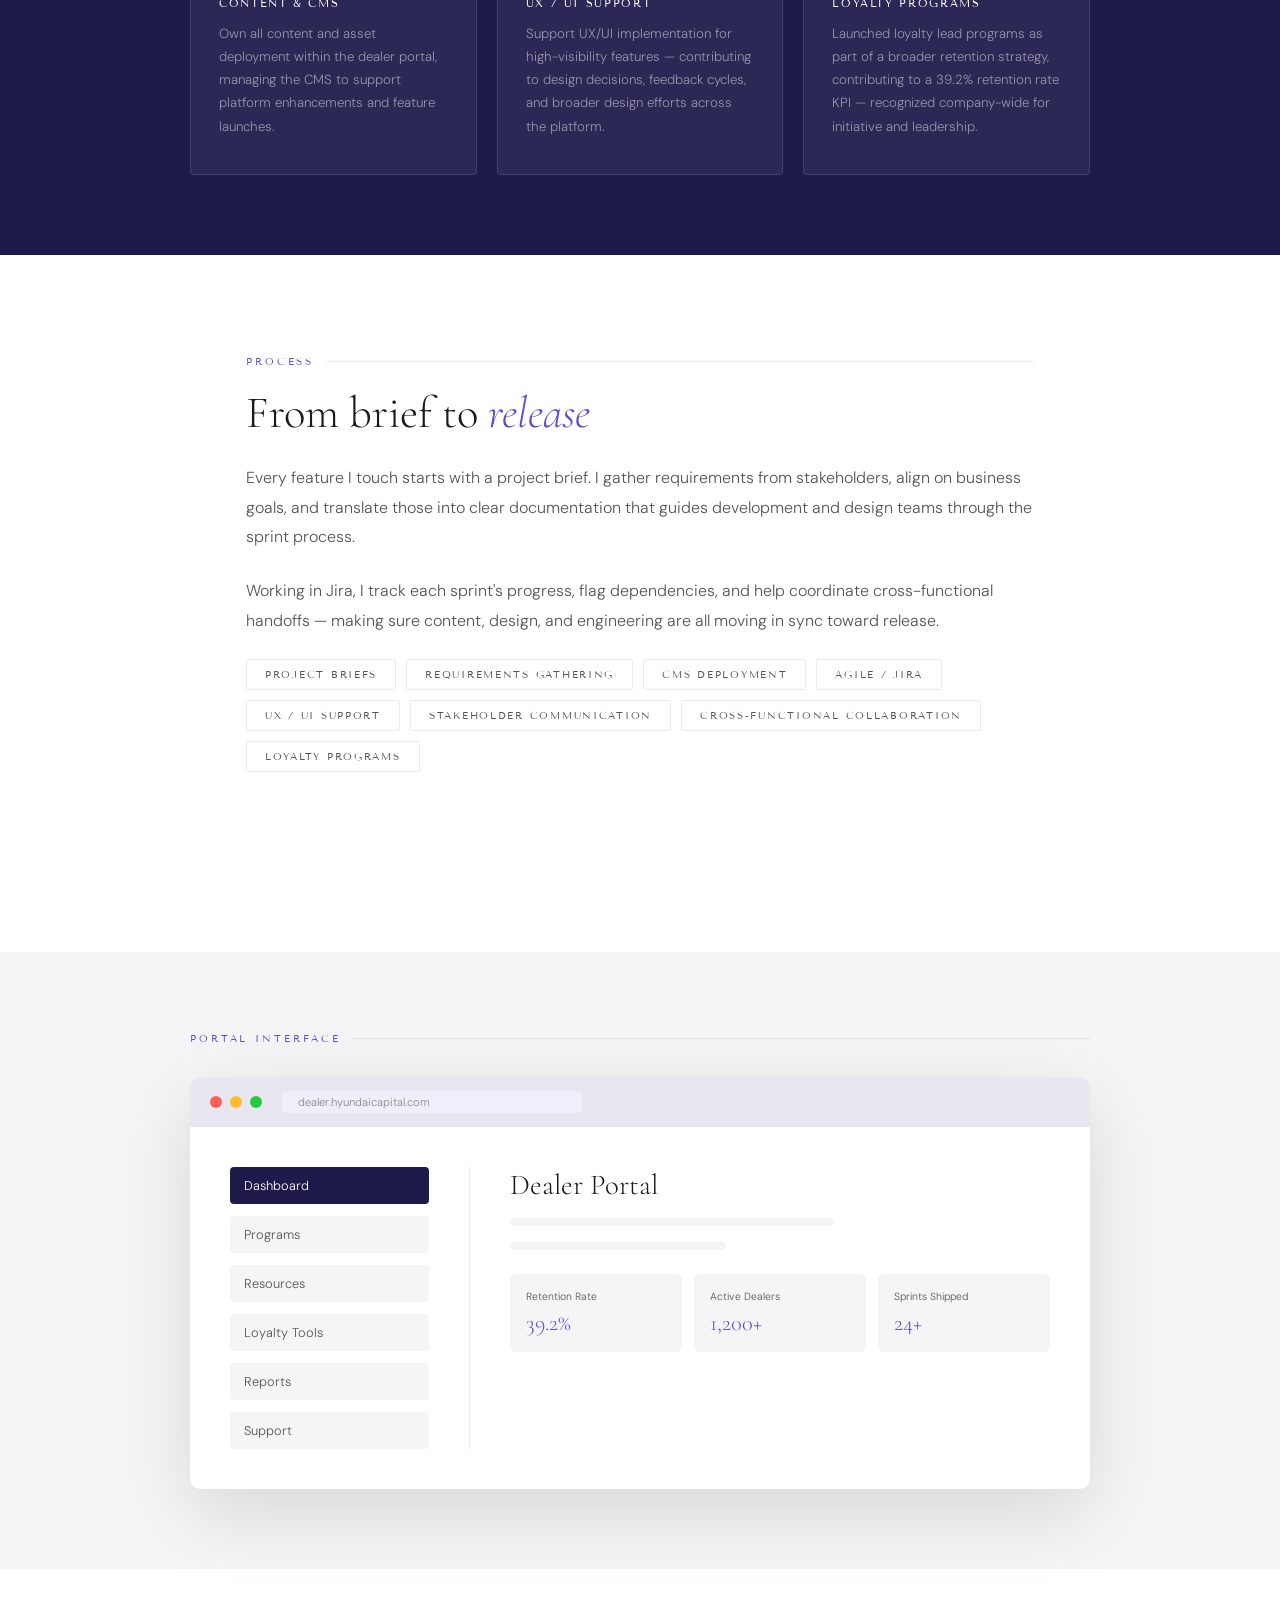
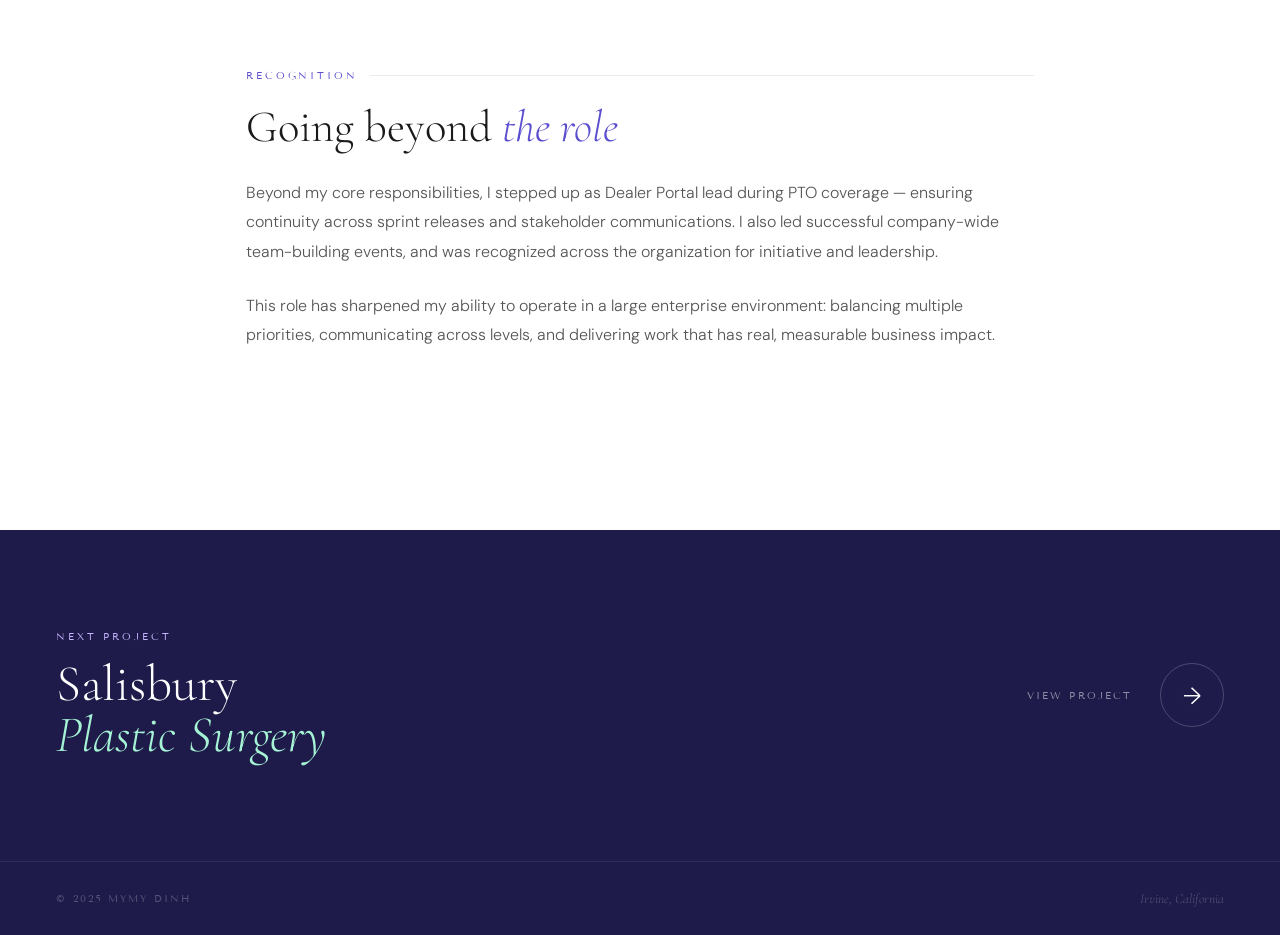
<file: hyundai.html>
<!DOCTYPE html>
<html lang="en">
<head>
<meta charset="UTF-8">
<meta name="viewport" content="width=device-width, initial-scale=1.0">
<title>Hyundai Capital Dealer Portal — Mymy Dinh</title>
<link href="https://fonts.googleapis.com/css2?family=Cormorant+Garamond:ital,wght@0,300;0,400;0,600;1,300;1,400&family=Tenor+Sans&family=DM+Sans:wght@300;400&display=swap" rel="stylesheet">
<style>
  *, *::before, *::after { margin: 0; padding: 0; box-sizing: border-box; }
  :root {
    --black: #1a1a1a;
    --white: #ffffff;
    --mid: #555555;
    --light: #f5f5f5;
    --border: rgba(0,0,0,0.08);
    --accent: #5b4fcf;
    --accent-2: #2a7d6f;
    --navy: #1e1b4b;
    --lavender: #c4b5fd;
    --mint: #a5f3d4;
  }
  html { scroll-behavior: smooth; }
  body {
    background: #fff;
    color: var(--black);
    font-family: 'DM Sans', sans-serif;
    font-weight: 300;
    overflow-x: hidden;
    cursor: none;
  }
  .cursor { position: fixed; width: 10px; height: 10px; background: var(--black); border-radius: 50%; pointer-events: none; z-index: 9999; transform: translate(-50%,-50%); transition: width .3s, height .3s; }
  .cursor-ring { position: fixed; width: 36px; height: 36px; border: 1px solid var(--black); border-radius: 50%; pointer-events: none; z-index: 9998; transform: translate(-50%,-50%); transition: transform .15s ease, width .3s, height .3s; opacity: .5; }

  /* NAV */
  nav { position: fixed; top: 0; left: 0; right: 0; z-index: 100; display: flex; justify-content: space-between; align-items: center; padding: 28px 56px; transition: background .3s; }
  .nav-logo { font-family: 'Cormorant Garamond', serif; font-size: 1.1rem; font-weight: 300; letter-spacing: .18em; text-transform: uppercase; color: var(--white); text-decoration: none; }
  .nav-links { display: flex; gap: 40px; list-style: none; }
  .nav-links a { font-family: 'Tenor Sans', sans-serif; font-size: .7rem; letter-spacing: .2em; text-transform: uppercase; color: var(--white); text-decoration: none; position: relative; }
  .nav-links a::after { content: ''; position: absolute; bottom: -2px; left: 0; width: 0; height: 1px; background: var(--white); transition: width .4s; }
  .nav-links a:hover::after { width: 100%; }
  .nav-links a.back { display: flex; align-items: center; gap: 8px; }
  .nav-links a.back::before { content: '←'; font-family: 'DM Sans', sans-serif; }
  nav.scrolled .nav-logo, nav.scrolled .nav-links a { color: var(--black); }
  nav.scrolled .nav-links a::after { background: var(--black); }
  nav.scrolled { background: rgba(255,255,255,0.95); backdrop-filter: blur(12px); }

  /* HERO */
  .hero {
    min-height: 90vh;
    background: linear-gradient(135deg, #1e1b4b 0%, #312e81 50%, #1e3a5f 100%);
    display: flex;
    flex-direction: column;
    justify-content: flex-end;
    padding: 0 56px 80px;
    position: relative;
    overflow: hidden;
  }
  .hero-bg-text {
    position: absolute;
    top: 40%;
    right: -40px;
    font-family: 'Cormorant Garamond', serif;
    font-size: 22vw;
    font-weight: 300;
    color: rgba(255,255,255,0.04);
    line-height: 1;
    user-select: none;
    pointer-events: none;
  }
  .hero-eyebrow {
    font-family: 'Tenor Sans', sans-serif;
    font-size: .65rem;
    letter-spacing: .3em;
    text-transform: uppercase;
    color: var(--mint);
    margin-bottom: 20px;
    opacity: 0;
    animation: fadeUp .8s ease .2s forwards;
  }
  .hero-title {
    font-family: 'Cormorant Garamond', serif;
    font-size: clamp(3.5rem, 7vw, 7rem);
    font-weight: 300;
    color: #fff;
    line-height: 1;
    margin-bottom: 32px;
    opacity: 0;
    animation: fadeUp .9s ease .35s forwards;
  }
  .hero-title em { font-style: italic; color: var(--lavender); }
  .hero-meta {
    display: flex;
    gap: 48px;
    opacity: 0;
    animation: fadeUp .9s ease .5s forwards;
  }
  .hero-meta-item {}
  .meta-label { font-family: 'Tenor Sans', sans-serif; font-size: .55rem; letter-spacing: .25em; text-transform: uppercase; color: rgba(255,255,255,.45); margin-bottom: 6px; }
  .meta-value { font-size: .9rem; color: rgba(255,255,255,.85); }

  /* CONTENT */
  .content { max-width: 900px; margin: 0 auto; padding: 100px 56px; }
  .section-block { margin-bottom: 80px; }
  .block-label {
    font-family: 'Tenor Sans', sans-serif;
    font-size: .6rem;
    letter-spacing: .3em;
    text-transform: uppercase;
    color: var(--accent);
    margin-bottom: 20px;
    display: flex;
    align-items: center;
    gap: 12px;
  }
  .block-label::after { content: ''; flex: 1; height: 1px; background: var(--border); }
  .block-heading {
    font-family: 'Cormorant Garamond', serif;
    font-size: clamp(2rem, 3.5vw, 3rem);
    font-weight: 300;
    line-height: 1.15;
    margin-bottom: 24px;
  }
  .block-heading em { font-style: italic; color: var(--accent); }
  .block-body {
    font-size: 1rem;
    line-height: 1.85;
    color: var(--mid);
    margin-bottom: 24px;
  }

  /* VISUAL DIVIDER */
  .visual-block {
    background: var(--navy);
    padding: 80px 56px;
    margin: 0;
  }
  .visual-grid {
    display: grid;
    grid-template-columns: repeat(3, 1fr);
    gap: 20px;
    max-width: 900px;
    margin: 0 auto;
  }
  .visual-card {
    background: rgba(255,255,255,0.06);
    border: 1px solid rgba(255,255,255,0.1);
    padding: 36px 28px;
    border-radius: 4px;
  }
  .visual-card-num {
    font-family: 'Cormorant Garamond', serif;
    font-size: .7rem;
    color: var(--lavender);
    letter-spacing: .2em;
    margin-bottom: 14px;
  }
  .visual-card-title {
    font-family: 'Tenor Sans', sans-serif;
    font-size: .68rem;
    letter-spacing: .15em;
    text-transform: uppercase;
    color: #fff;
    margin-bottom: 12px;
  }
  .visual-card-body {
    font-size: .83rem;
    line-height: 1.75;
    color: rgba(255,255,255,.5);
  }

  /* DELIVERABLES */
  .deliverables { display: flex; flex-wrap: wrap; gap: 10px; margin-top: 20px; }
  .deliverable-tag {
    padding: 8px 18px;
    border: 1px solid var(--border);
    font-family: 'Tenor Sans', sans-serif;
    font-size: .6rem;
    letter-spacing: .18em;
    text-transform: uppercase;
    color: var(--mid);
    border-radius: 2px;
  }

  /* MOCKUP SHOWCASE */
  .mockup-section {
    background: var(--light);
    padding: 80px 56px;
  }
  .mockup-inner { max-width: 900px; margin: 0 auto; }
  .mockup-browser-large {
    background: #fff;
    border-radius: 10px;
    box-shadow: 0 24px 80px rgba(0,0,0,0.12);
    overflow: hidden;
  }
  .mockup-bar-large {
    background: #e8e6f0;
    padding: 14px 20px;
    display: flex;
    align-items: center;
    gap: 8px;
  }
  .mbdot { width: 12px; height: 12px; border-radius: 50%; }
  .mockup-body-large {
    padding: 40px;
    min-height: 340px;
    display: grid;
    grid-template-columns: 240px 1fr;
    gap: 40px;
  }
  .mock-sidebar {
    border-right: 1px solid var(--border);
    padding-right: 40px;
    display: flex;
    flex-direction: column;
    gap: 12px;
  }
  .mock-nav-item {
    padding: 10px 14px;
    border-radius: 4px;
    font-size: .8rem;
    color: var(--mid);
    background: var(--light);
  }
  .mock-nav-item.active { background: var(--navy); color: #fff; }
  .mock-main { display: flex; flex-direction: column; gap: 16px; }
  .mock-h { font-family: 'Cormorant Garamond', serif; font-size: 1.8rem; font-weight: 300; color: var(--black); }
  .mock-line { height: 8px; background: var(--light); border-radius: 4px; }
  .mock-cards { display: grid; grid-template-columns: repeat(3,1fr); gap: 12px; margin-top: 8px; }
  .mock-card { background: var(--light); border-radius: 6px; padding: 16px; }
  .mock-card-label { font-size: .65rem; color: var(--mid); margin-bottom: 6px; }
  .mock-card-val { font-family: 'Cormorant Garamond', serif; font-size: 1.4rem; color: var(--accent); }

  /* NEXT PROJECT */
  .next-project {
    background: var(--navy);
    padding: 100px 56px;
    display: flex;
    justify-content: space-between;
    align-items: center;
  }
  .next-label { font-family: 'Tenor Sans', sans-serif; font-size: .6rem; letter-spacing: .3em; text-transform: uppercase; color: var(--lavender); margin-bottom: 16px; }
  .next-title { font-family: 'Cormorant Garamond', serif; font-size: clamp(2.5rem, 4vw, 4rem); font-weight: 300; color: #fff; line-height: 1; }
  .next-title em { font-style: italic; color: var(--mint); }
  .next-arrow {
    width: 64px; height: 64px;
    border: 1px solid rgba(255,255,255,.2);
    border-radius: 50%;
    display: flex;
    align-items: center;
    justify-content: center;
    color: #fff;
    font-size: 1.5rem;
    text-decoration: none;
    transition: background .3s, border-color .3s;
    flex-shrink: 0;
  }
  .next-arrow:hover { background: rgba(255,255,255,.1); border-color: rgba(255,255,255,.4); }
  .next-link { text-decoration: none; display: flex; align-items: center; gap: 28px; }

  /* FOOTER */
  footer { background: var(--navy); border-top: 1px solid rgba(255,255,255,.08); padding: 28px 56px; display: flex; justify-content: space-between; align-items: center; }
  .footer-left { font-family: 'Tenor Sans', sans-serif; font-size: .6rem; letter-spacing: .2em; text-transform: uppercase; color: rgba(255,255,255,.25); }
  .footer-right { font-family: 'Cormorant Garamond', serif; font-size: .85rem; color: rgba(255,255,255,.25); font-style: italic; }

  @keyframes fadeUp { from { opacity:0; transform:translateY(24px); } to { opacity:1; transform:translateY(0); } }
  .reveal { opacity: 0; transform: translateY(28px); transition: opacity .8s ease, transform .8s ease; }
  .reveal.visible { opacity: 1; transform: translateY(0); }
  .reveal-delay-1 { transition-delay: .1s; }
  .reveal-delay-2 { transition-delay: .2s; }

  @media (max-width: 768px) {
    nav { padding: 20px 24px; }
    .hero { padding: 0 24px 60px; }
    .content { padding: 60px 24px; }
    .visual-block, .mockup-section { padding: 60px 24px; }
    .visual-grid { grid-template-columns: 1fr; }
    .mockup-body-large { grid-template-columns: 1fr; }
    .mock-sidebar { border-right: none; border-bottom: 1px solid var(--border); padding-right: 0; padding-bottom: 20px; }
    .hero-meta { flex-wrap: wrap; gap: 24px; }
    .next-project { padding: 60px 24px; flex-direction: column; gap: 32px; align-items: flex-start; }
    footer { padding: 24px; flex-direction: column; gap: 10px; text-align: center; }
    body { cursor: auto; }
    .cursor, .cursor-ring { display: none; }
  }
</style>
</head>
<body>
<div class="cursor" id="cursor"></div>
<div class="cursor-ring" id="cursorRing"></div>

<nav id="nav">
  <a href="index.html" class="nav-logo">Mymy Dinh</a>
  <ul class="nav-links">
    <li><a href="index.html#work">All Work</a></li>
    <li><a href="index.html" class="back">Back to Portfolio</a></li>
  </ul>
</nav>

<!-- HERO -->
<section class="hero">
  <div class="hero-bg-text">HCA</div>
  <p class="hero-eyebrow">// UX · UI · CMS · Digital Marketing</p>
  <h1 class="hero-title">Hyundai Capital<br><em>Dealer Portal</em></h1>
  <div class="hero-meta">
    <div class="hero-meta-item">
      <div class="meta-label">Client</div>
      <div class="meta-value">Hyundai Capital America</div>
    </div>
    <div class="hero-meta-item">
      <div class="meta-label">Role</div>
      <div class="meta-value">Digital Marketing Associate</div>
    </div>
    <div class="hero-meta-item">
      <div class="meta-label">Timeline</div>
      <div class="meta-value">Sept 2023 – Present</div>
    </div>
    <div class="hero-meta-item">
      <div class="meta-label">Type</div>
      <div class="meta-value">Enterprise / In-House</div>
    </div>
  </div>
</section>

<!-- OVERVIEW -->
<div class="content">
  <div class="section-block reveal">
    <div class="block-label">Overview</div>
    <h2 class="block-heading">Building the dealer<br>experience <em>end-to-end</em></h2>
    <p class="block-body">At Hyundai Capital America, I own content and asset deployment for the dealer portal — an enterprise platform used by dealerships across the country to access financing tools, program resources, and marketing materials. My work spans the full spectrum: from writing project briefs and gathering requirements to supporting UX/UI implementation for high-visibility features.</p>
    <p class="block-body">I collaborate cross-functionally with product, engineering, and design teams on Agile Sprint releases — including large-scale enterprise projects that touch thousands of dealer users.</p>
  </div>
</div>

<!-- ROLE HIGHLIGHTS -->
<div class="visual-block">
  <div class="visual-grid">
    <div class="visual-card reveal">
      <div class="visual-card-num">01</div>
      <div class="visual-card-title">Content & CMS</div>
      <div class="visual-card-body">Own all content and asset deployment within the dealer portal, managing the CMS to support platform enhancements and feature launches.</div>
    </div>
    <div class="visual-card reveal reveal-delay-1">
      <div class="visual-card-num">02</div>
      <div class="visual-card-title">UX / UI Support</div>
      <div class="visual-card-body">Support UX/UI implementation for high-visibility features — contributing to design decisions, feedback cycles, and broader design efforts across the platform.</div>
    </div>
    <div class="visual-card reveal reveal-delay-2">
      <div class="visual-card-num">03</div>
      <div class="visual-card-title">Loyalty Programs</div>
      <div class="visual-card-body">Launched loyalty lead programs as part of a broader retention strategy, contributing to a 39.2% retention rate KPI — recognized company-wide for initiative and leadership.</div>
    </div>
  </div>
</div>

<!-- PROCESS -->
<div class="content">
  <div class="section-block reveal">
    <div class="block-label">Process</div>
    <h2 class="block-heading">From brief to <em>release</em></h2>
    <p class="block-body">Every feature I touch starts with a project brief. I gather requirements from stakeholders, align on business goals, and translate those into clear documentation that guides development and design teams through the sprint process.</p>
    <p class="block-body">Working in Jira, I track each sprint's progress, flag dependencies, and help coordinate cross-functional handoffs — making sure content, design, and engineering are all moving in sync toward release.</p>
    <div class="deliverables">
      <span class="deliverable-tag">Project Briefs</span>
      <span class="deliverable-tag">Requirements Gathering</span>
      <span class="deliverable-tag">CMS Deployment</span>
      <span class="deliverable-tag">Agile / Jira</span>
      <span class="deliverable-tag">UX / UI Support</span>
      <span class="deliverable-tag">Stakeholder Communication</span>
      <span class="deliverable-tag">Cross-functional Collaboration</span>
      <span class="deliverable-tag">Loyalty Programs</span>
    </div>
  </div>
</div>

<!-- PORTAL MOCKUP -->
<div class="mockup-section">
  <div class="mockup-inner">
    <div class="block-label reveal" style="margin-bottom:32px;">Portal Interface</div>
    <div class="mockup-browser-large reveal">
      <div class="mockup-bar-large">
        <div class="mbdot" style="background:#ff5f57"></div>
        <div class="mbdot" style="background:#febc2e"></div>
        <div class="mbdot" style="background:#28c840"></div>
        <div style="margin-left:12px; background:#f0eefa; border-radius:4px; padding:4px 16px; font-size:.7rem; color:#888; flex:1; max-width:300px;">dealer.hyundaicapital.com</div>
      </div>
      <div class="mockup-body-large">
        <div class="mock-sidebar">
          <div class="mock-nav-item active">Dashboard</div>
          <div class="mock-nav-item">Programs</div>
          <div class="mock-nav-item">Resources</div>
          <div class="mock-nav-item">Loyalty Tools</div>
          <div class="mock-nav-item">Reports</div>
          <div class="mock-nav-item">Support</div>
        </div>
        <div class="mock-main">
          <div class="mock-h">Dealer Portal</div>
          <div class="mock-line" style="width:60%"></div>
          <div class="mock-line" style="width:40%"></div>
          <div class="mock-cards">
            <div class="mock-card">
              <div class="mock-card-label">Retention Rate</div>
              <div class="mock-card-val">39.2%</div>
            </div>
            <div class="mock-card">
              <div class="mock-card-label">Active Dealers</div>
              <div class="mock-card-val">1,200+</div>
            </div>
            <div class="mock-card">
              <div class="mock-card-label">Sprints Shipped</div>
              <div class="mock-card-val">24+</div>
            </div>
          </div>
        </div>
      </div>
    </div>
  </div>
</div>

<!-- CONTENT -->
<div class="content">
  <div class="section-block reveal">
    <div class="block-label">Recognition</div>
    <h2 class="block-heading">Going beyond <em>the role</em></h2>
    <p class="block-body">Beyond my core responsibilities, I stepped up as Dealer Portal lead during PTO coverage — ensuring continuity across sprint releases and stakeholder communications. I also led successful company-wide team-building events, and was recognized across the organization for initiative and leadership.</p>
    <p class="block-body">This role has sharpened my ability to operate in a large enterprise environment: balancing multiple priorities, communicating across levels, and delivering work that has real, measurable business impact.</p>
  </div>
</div>

<!-- NEXT PROJECT -->
<div class="next-project">
  <div>
    <div class="next-label">Next Project</div>
    <div class="next-title">Salisbury<br><em>Plastic Surgery</em></div>
  </div>
  <a href="salisbury.html" class="next-link">
    <span style="font-family:'Tenor Sans',sans-serif; font-size:.65rem; letter-spacing:.2em; text-transform:uppercase; color:rgba(255,255,255,.5);">View Project</span>
    <div class="next-arrow">→</div>
  </a>
</div>

<footer>
  <div class="footer-left">© 2025 Mymy Dinh</div>
  <div class="footer-right">Irvine, California</div>
</footer>

<script>
  const cursor = document.getElementById('cursor');
  const ring = document.getElementById('cursorRing');
  let mx=0,my=0,rx=0,ry=0;
  document.addEventListener('mousemove', e => { mx=e.clientX; my=e.clientY; cursor.style.left=mx+'px'; cursor.style.top=my+'px'; });
  (function animateRing(){ rx+=(mx-rx)*.12; ry+=(my-ry)*.12; ring.style.left=rx+'px'; ring.style.top=ry+'px'; requestAnimationFrame(animateRing); })();

  const nav = document.getElementById('nav');
  window.addEventListener('scroll', () => { nav.classList.toggle('scrolled', window.scrollY > 80); });

  const reveals = document.querySelectorAll('.reveal');
  new IntersectionObserver(entries => entries.forEach(e => { if(e.isIntersecting) e.target.classList.add('visible'); }), { threshold: .1 }).observe ? document.querySelectorAll('.reveal').forEach(el => new IntersectionObserver(entries => entries.forEach(e => { if(e.isIntersecting) e.target.classList.add('visible'); }), {threshold:.1}).observe(el)) : null;
  const obs = new IntersectionObserver(entries => entries.forEach(e => { if(e.isIntersecting) e.target.classList.add('visible'); }), {threshold:.1});
  reveals.forEach(el => obs.observe(el));
</script>
</body>
</html>
</file>
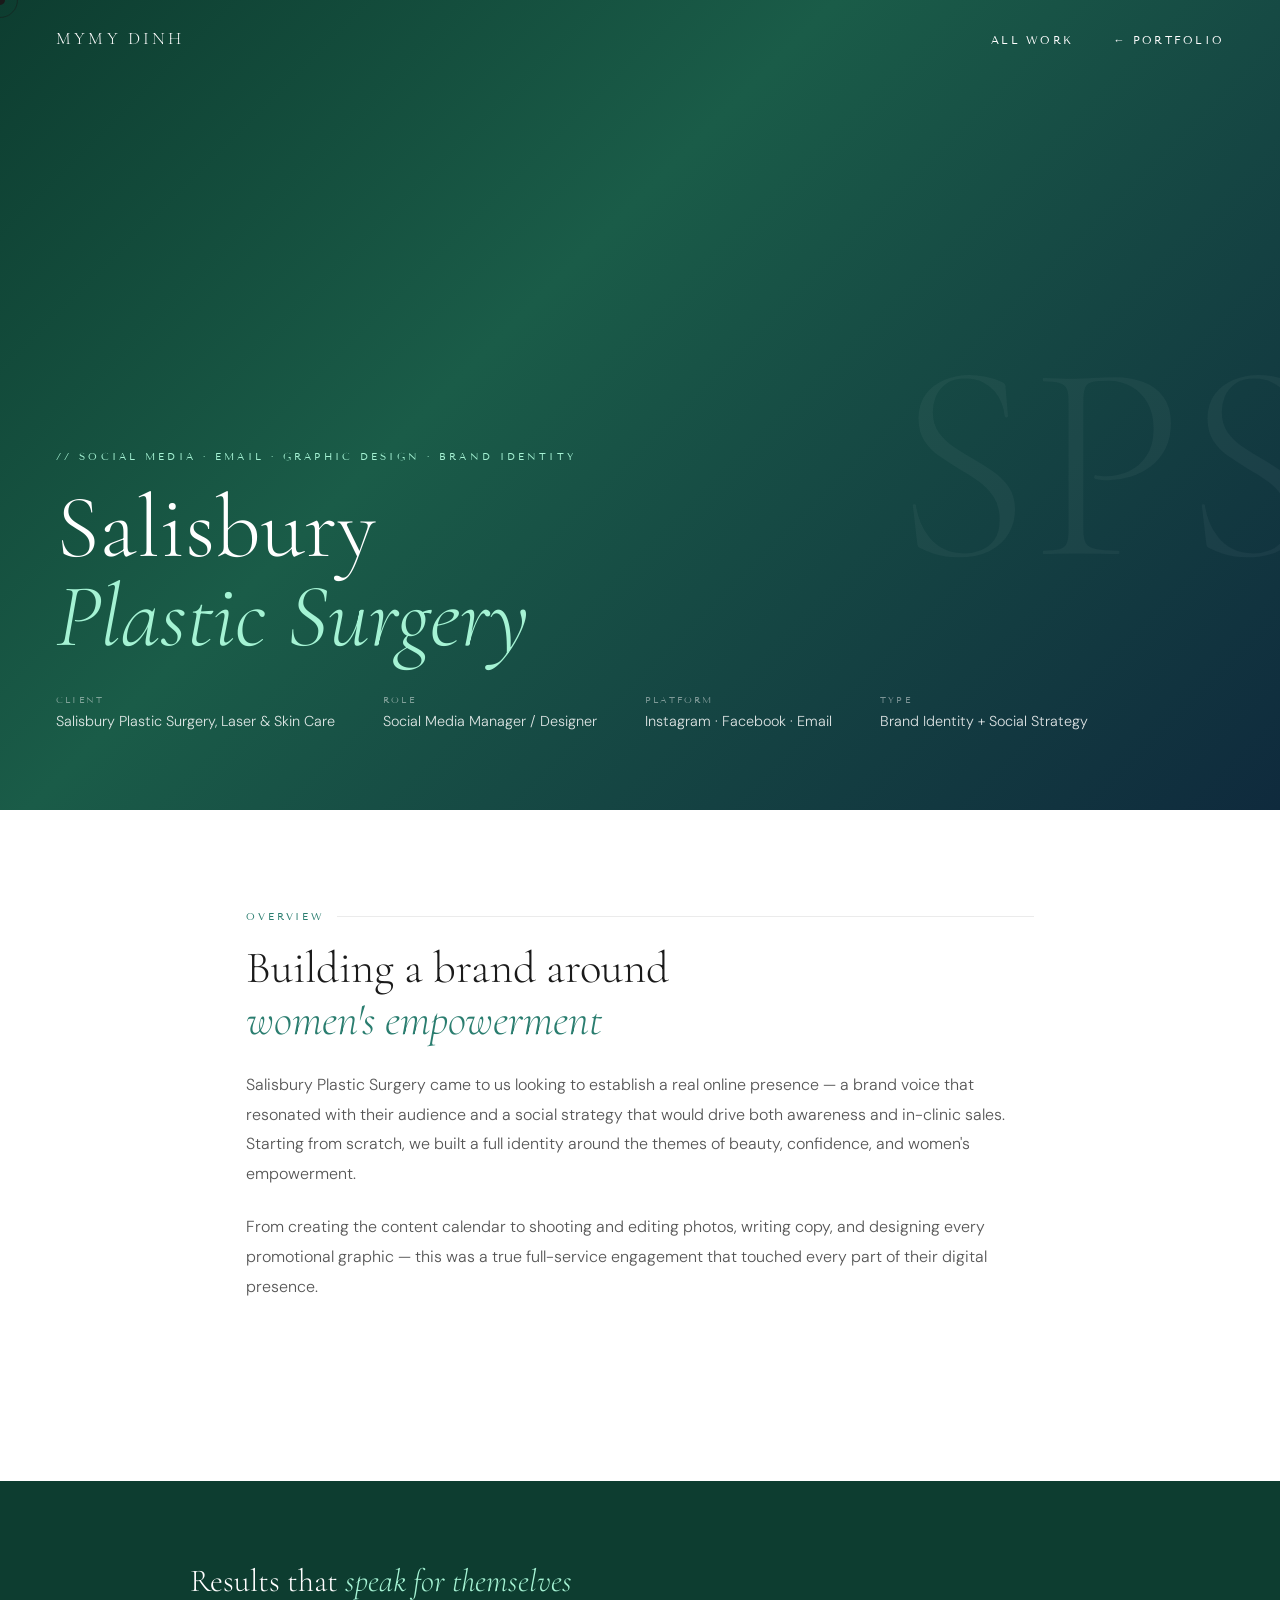
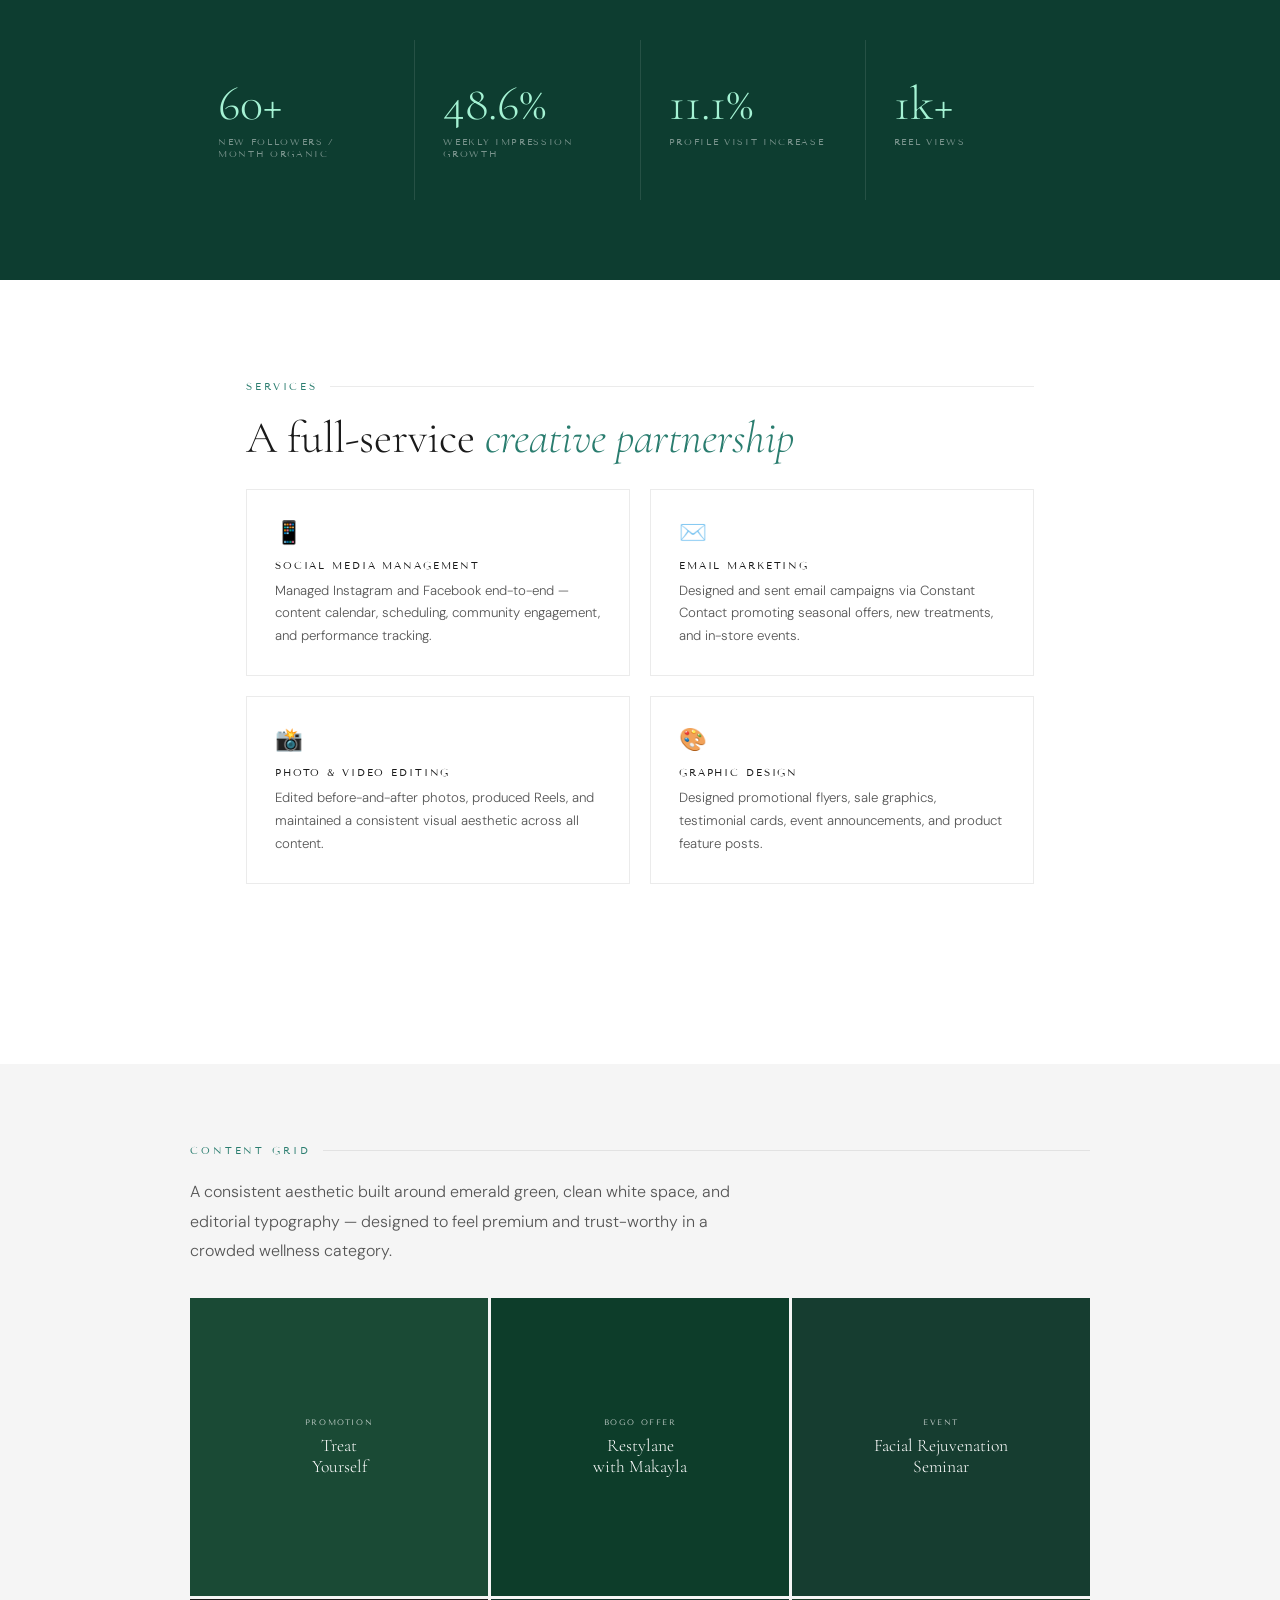
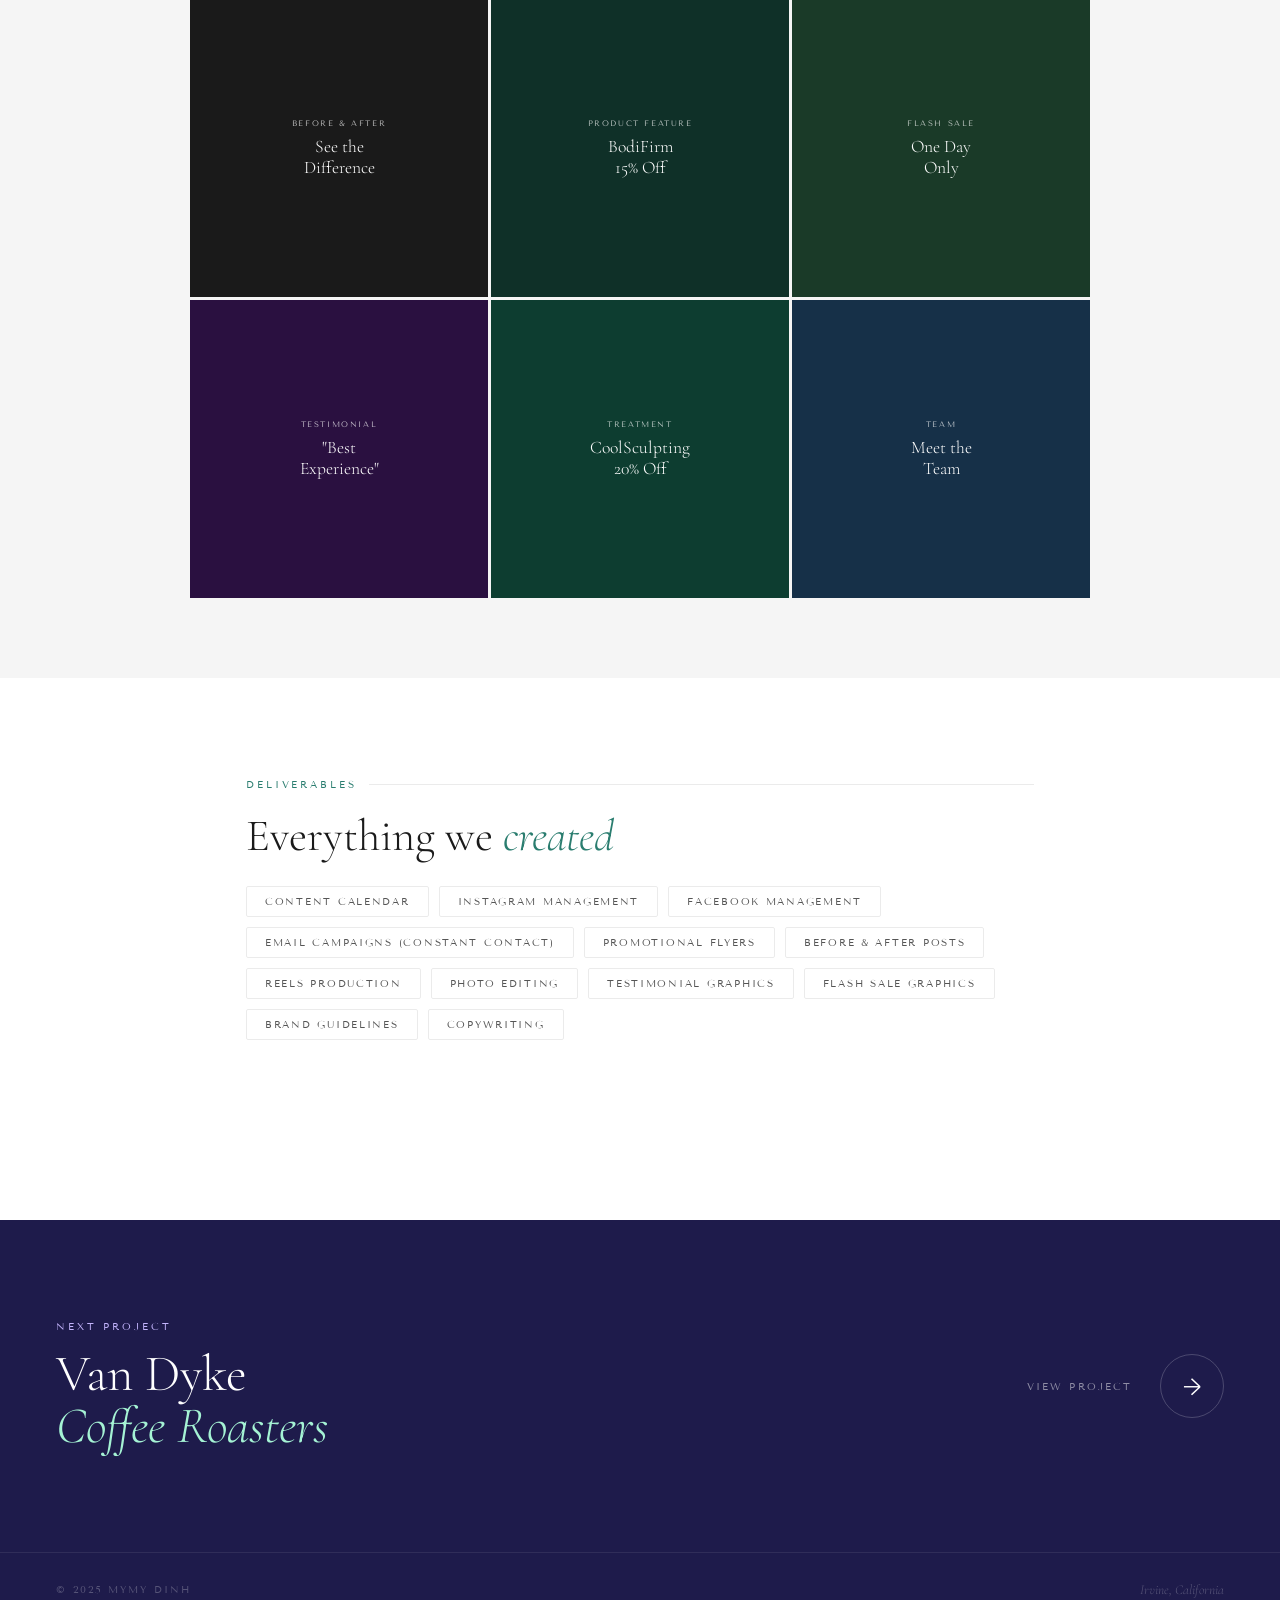
<file: salisbury.html>
<!DOCTYPE html>
<html lang="en">
<head>
<meta charset="UTF-8">
<meta name="viewport" content="width=device-width, initial-scale=1.0">
<title>Salisbury Plastic Surgery — Mymy Dinh</title>
<link href="https://fonts.googleapis.com/css2?family=Cormorant+Garamond:ital,wght@0,300;0,400;0,600;1,300;1,400&family=Tenor+Sans&family=DM+Sans:wght@300;400&display=swap" rel="stylesheet">
<style>
  *, *::before, *::after { margin: 0; padding: 0; box-sizing: border-box; }
  :root {
    --black: #1a1a1a;
    --white: #ffffff;
    --mid: #555555;
    --light: #f5f5f5;
    --border: rgba(0,0,0,0.08);
    --accent: #5b4fcf;
    --accent-2: #2a7d6f;
    --navy: #1e1b4b;
    --teal-dark: #0f2a3d;
    --lavender: #c4b5fd;
    --mint: #a5f3d4;
  }
  html { scroll-behavior: smooth; }
  body { background: #fff; color: var(--black); font-family: 'DM Sans', sans-serif; font-weight: 300; overflow-x: hidden; cursor: none; }
  .cursor { position: fixed; width: 10px; height: 10px; background: var(--black); border-radius: 50%; pointer-events: none; z-index: 9999; transform: translate(-50%,-50%); }
  .cursor-ring { position: fixed; width: 36px; height: 36px; border: 1px solid var(--black); border-radius: 50%; pointer-events: none; z-index: 9998; transform: translate(-50%,-50%); opacity: .5; }

  nav { position: fixed; top: 0; left: 0; right: 0; z-index: 100; display: flex; justify-content: space-between; align-items: center; padding: 28px 56px; transition: background .3s; }
  .nav-logo { font-family: 'Cormorant Garamond', serif; font-size: 1.1rem; font-weight: 300; letter-spacing: .18em; text-transform: uppercase; color: var(--white); text-decoration: none; }
  .nav-links { display: flex; gap: 40px; list-style: none; }
  .nav-links a { font-family: 'Tenor Sans', sans-serif; font-size: .7rem; letter-spacing: .2em; text-transform: uppercase; color: var(--white); text-decoration: none; position: relative; }
  .nav-links a::after { content: ''; position: absolute; bottom: -2px; left: 0; width: 0; height: 1px; background: currentColor; transition: width .4s; }
  .nav-links a:hover::after { width: 100%; }
  nav.scrolled { background: rgba(255,255,255,0.95); backdrop-filter: blur(12px); }
  nav.scrolled .nav-logo, nav.scrolled .nav-links a { color: var(--black); }

  /* HERO — soft teal gradient */
  .hero {
    min-height: 90vh;
    background: linear-gradient(135deg, #0d3d30 0%, #1a5c48 40%, #0f2a3d 100%);
    display: flex;
    flex-direction: column;
    justify-content: flex-end;
    padding: 0 56px 80px;
    position: relative;
    overflow: hidden;
  }
  .hero-bg-text { position: absolute; top: 40%; right: -40px; font-family: 'Cormorant Garamond', serif; font-size: 22vw; font-weight: 300; color: rgba(255,255,255,0.04); line-height: 1; user-select: none; pointer-events: none; }
  .hero-eyebrow { font-family: 'Tenor Sans', sans-serif; font-size: .65rem; letter-spacing: .3em; text-transform: uppercase; color: var(--mint); margin-bottom: 20px; opacity: 0; animation: fadeUp .8s ease .2s forwards; }
  .hero-title { font-family: 'Cormorant Garamond', serif; font-size: clamp(3.5rem, 7vw, 7rem); font-weight: 300; color: #fff; line-height: 1; margin-bottom: 32px; opacity: 0; animation: fadeUp .9s ease .35s forwards; }
  .hero-title em { font-style: italic; color: var(--mint); }
  .hero-meta { display: flex; gap: 48px; opacity: 0; animation: fadeUp .9s ease .5s forwards; }
  .meta-label { font-family: 'Tenor Sans', sans-serif; font-size: .55rem; letter-spacing: .25em; text-transform: uppercase; color: rgba(255,255,255,.45); margin-bottom: 6px; }
  .meta-value { font-size: .9rem; color: rgba(255,255,255,.85); }

  .content { max-width: 900px; margin: 0 auto; padding: 100px 56px; }
  .section-block { margin-bottom: 80px; }
  .block-label { font-family: 'Tenor Sans', sans-serif; font-size: .6rem; letter-spacing: .3em; text-transform: uppercase; color: var(--accent-2); margin-bottom: 20px; display: flex; align-items: center; gap: 12px; }
  .block-label::after { content: ''; flex: 1; height: 1px; background: var(--border); }
  .block-heading { font-family: 'Cormorant Garamond', serif; font-size: clamp(2rem, 3.5vw, 3rem); font-weight: 300; line-height: 1.15; margin-bottom: 24px; }
  .block-heading em { font-style: italic; color: var(--accent-2); }
  .block-body { font-size: 1rem; line-height: 1.85; color: var(--mid); margin-bottom: 24px; }

  /* RESULTS BAND */
  .results-band {
    background: #0d3d30;
    padding: 80px 56px;
  }
  .results-inner { max-width: 900px; margin: 0 auto; }
  .results-grid { display: grid; grid-template-columns: repeat(4, 1fr); gap: 1px; background: rgba(255,255,255,0.1); margin-top: 40px; }
  .result-item { background: #0d3d30; padding: 40px 28px; }
  .result-num { font-family: 'Cormorant Garamond', serif; font-size: 3rem; font-weight: 300; color: var(--mint); line-height: 1; margin-bottom: 8px; }
  .result-label { font-family: 'Tenor Sans', sans-serif; font-size: .58rem; letter-spacing: .18em; text-transform: uppercase; color: rgba(255,255,255,.45); }
  .results-title { font-family: 'Cormorant Garamond', serif; font-size: 2rem; font-weight: 300; color: #fff; }
  .results-title em { font-style: italic; color: var(--mint); }

  /* SERVICES GRID */
  .services-grid { display: grid; grid-template-columns: repeat(2, 1fr); gap: 20px; margin-top: 24px; }
  .service-item { padding: 28px; border: 1px solid var(--border); }
  .service-icon { font-size: 1.4rem; margin-bottom: 12px; }
  .service-name { font-family: 'Tenor Sans', sans-serif; font-size: .65rem; letter-spacing: .18em; text-transform: uppercase; color: var(--black); margin-bottom: 8px; }
  .service-desc { font-size: .83rem; line-height: 1.7; color: var(--mid); }

  /* SOCIAL MOCKUP */
  .social-section { background: var(--light); padding: 80px 56px; }
  .social-inner { max-width: 900px; margin: 0 auto; }
  .instagram-grid { display: grid; grid-template-columns: repeat(3, 1fr); gap: 3px; margin-top: 32px; }
  .ig-post { aspect-ratio: 1; display: flex; align-items: center; justify-content: center; font-family: 'Cormorant Garamond', serif; font-size: 1rem; font-weight: 300; position: relative; overflow: hidden; }
  .ig-post-inner { position: absolute; inset: 0; display: flex; align-items: center; justify-content: center; flex-direction: column; gap: 8px; padding: 16px; text-align: center; }
  .ig-label { font-family: 'Tenor Sans', sans-serif; font-size: .5rem; letter-spacing: .2em; text-transform: uppercase; color: rgba(255,255,255,.7); }
  .ig-headline { font-family: 'Cormorant Garamond', serif; font-size: 1.1rem; font-weight: 300; color: #fff; line-height: 1.2; }

  .deliverables { display: flex; flex-wrap: wrap; gap: 10px; margin-top: 20px; }
  .deliverable-tag { padding: 8px 18px; border: 1px solid var(--border); font-family: 'Tenor Sans', sans-serif; font-size: .6rem; letter-spacing: .18em; text-transform: uppercase; color: var(--mid); border-radius: 2px; }

  .next-project { background: var(--navy); padding: 100px 56px; display: flex; justify-content: space-between; align-items: center; }
  .next-label { font-family: 'Tenor Sans', sans-serif; font-size: .6rem; letter-spacing: .3em; text-transform: uppercase; color: var(--lavender); margin-bottom: 16px; }
  .next-title { font-family: 'Cormorant Garamond', serif; font-size: clamp(2.5rem, 4vw, 4rem); font-weight: 300; color: #fff; line-height: 1; }
  .next-title em { font-style: italic; color: var(--mint); }
  .next-arrow { width: 64px; height: 64px; border: 1px solid rgba(255,255,255,.2); border-radius: 50%; display: flex; align-items: center; justify-content: center; color: #fff; font-size: 1.5rem; text-decoration: none; transition: background .3s; flex-shrink: 0; }
  .next-arrow:hover { background: rgba(255,255,255,.1); }
  .next-link { text-decoration: none; display: flex; align-items: center; gap: 28px; }

  footer { background: var(--navy); border-top: 1px solid rgba(255,255,255,.08); padding: 28px 56px; display: flex; justify-content: space-between; align-items: center; }
  .footer-left { font-family: 'Tenor Sans', sans-serif; font-size: .6rem; letter-spacing: .2em; text-transform: uppercase; color: rgba(255,255,255,.25); }
  .footer-right { font-family: 'Cormorant Garamond', serif; font-size: .85rem; color: rgba(255,255,255,.25); font-style: italic; }

  @keyframes fadeUp { from { opacity:0; transform:translateY(24px); } to { opacity:1; transform:translateY(0); } }
  .reveal { opacity: 0; transform: translateY(28px); transition: opacity .8s ease, transform .8s ease; }
  .reveal.visible { opacity: 1; transform: translateY(0); }
  .reveal-delay-1 { transition-delay: .1s; }
  .reveal-delay-2 { transition-delay: .2s; }
  .reveal-delay-3 { transition-delay: .3s; }

  @media (max-width: 768px) {
    nav { padding: 20px 24px; }
    .hero, .content, .results-band, .social-section { padding-left: 24px; padding-right: 24px; }
    .hero { padding-bottom: 60px; }
    .results-grid { grid-template-columns: repeat(2,1fr); }
    .services-grid { grid-template-columns: 1fr; }
    .instagram-grid { grid-template-columns: repeat(2,1fr); }
    .hero-meta { flex-wrap: wrap; gap: 24px; }
    .next-project { padding: 60px 24px; flex-direction: column; gap: 32px; align-items: flex-start; }
    footer { padding: 24px; flex-direction: column; gap: 10px; text-align: center; }
    body { cursor: auto; }
    .cursor, .cursor-ring { display: none; }
  }
</style>
</head>
<body>
<div class="cursor" id="cursor"></div>
<div class="cursor-ring" id="cursorRing"></div>

<nav id="nav">
  <a href="index.html" class="nav-logo">Mymy Dinh</a>
  <ul class="nav-links">
    <li><a href="index.html#work">All Work</a></li>
    <li><a href="index.html">← Portfolio</a></li>
  </ul>
</nav>

<section class="hero">
  <div class="hero-bg-text">SPS</div>
  <p class="hero-eyebrow">// Social Media · Email · Graphic Design · Brand Identity</p>
  <h1 class="hero-title">Salisbury<br><em>Plastic Surgery</em></h1>
  <div class="hero-meta">
    <div class="hero-meta-item">
      <div class="meta-label">Client</div>
      <div class="meta-value">Salisbury Plastic Surgery, Laser & Skin Care</div>
    </div>
    <div class="hero-meta-item">
      <div class="meta-label">Role</div>
      <div class="meta-value">Social Media Manager / Designer</div>
    </div>
    <div class="hero-meta-item">
      <div class="meta-label">Platform</div>
      <div class="meta-value">Instagram · Facebook · Email</div>
    </div>
    <div class="hero-meta-item">
      <div class="meta-label">Type</div>
      <div class="meta-value">Brand Identity + Social Strategy</div>
    </div>
  </div>
</section>

<div class="content">
  <div class="section-block reveal">
    <div class="block-label">Overview</div>
    <h2 class="block-heading">Building a brand around<br><em>women's empowerment</em></h2>
    <p class="block-body">Salisbury Plastic Surgery came to us looking to establish a real online presence — a brand voice that resonated with their audience and a social strategy that would drive both awareness and in-clinic sales. Starting from scratch, we built a full identity around the themes of beauty, confidence, and women's empowerment.</p>
    <p class="block-body">From creating the content calendar to shooting and editing photos, writing copy, and designing every promotional graphic — this was a true full-service engagement that touched every part of their digital presence.</p>
  </div>
</div>

<!-- RESULTS -->
<div class="results-band">
  <div class="results-inner">
    <div class="results-title reveal">Results that <em>speak for themselves</em></div>
    <div class="results-grid">
      <div class="result-item reveal">
        <div class="result-num">60+</div>
        <div class="result-label">New Followers / Month Organic</div>
      </div>
      <div class="result-item reveal reveal-delay-1">
        <div class="result-num">48.6%</div>
        <div class="result-label">Weekly Impression Growth</div>
      </div>
      <div class="result-item reveal reveal-delay-2">
        <div class="result-num">11.1%</div>
        <div class="result-label">Profile Visit Increase</div>
      </div>
      <div class="result-item reveal reveal-delay-3">
        <div class="result-num">1k+</div>
        <div class="result-label">Reel Views</div>
      </div>
    </div>
  </div>
</div>

<div class="content">
  <div class="section-block reveal">
    <div class="block-label">Services</div>
    <h2 class="block-heading">A full-service <em>creative partnership</em></h2>
    <div class="services-grid">
      <div class="service-item">
        <div class="service-icon">📱</div>
        <div class="service-name">Social Media Management</div>
        <div class="service-desc">Managed Instagram and Facebook end-to-end — content calendar, scheduling, community engagement, and performance tracking.</div>
      </div>
      <div class="service-item">
        <div class="service-icon">✉️</div>
        <div class="service-name">Email Marketing</div>
        <div class="service-desc">Designed and sent email campaigns via Constant Contact promoting seasonal offers, new treatments, and in-store events.</div>
      </div>
      <div class="service-item">
        <div class="service-icon">📸</div>
        <div class="service-name">Photo & Video Editing</div>
        <div class="service-desc">Edited before-and-after photos, produced Reels, and maintained a consistent visual aesthetic across all content.</div>
      </div>
      <div class="service-item">
        <div class="service-icon">🎨</div>
        <div class="service-name">Graphic Design</div>
        <div class="service-desc">Designed promotional flyers, sale graphics, testimonial cards, event announcements, and product feature posts.</div>
      </div>
    </div>
  </div>
</div>

<!-- SOCIAL MOCKUP -->
<div class="social-section">
  <div class="social-inner">
    <div class="block-label reveal">Content Grid</div>
    <p class="block-body reveal" style="max-width:560px;">A consistent aesthetic built around emerald green, clean white space, and editorial typography — designed to feel premium and trust-worthy in a crowded wellness category.</p>
    <div class="instagram-grid reveal">
      <div class="ig-post" style="background:#1a4a35;">
        <div class="ig-post-inner">
          <div class="ig-label">Promotion</div>
          <div class="ig-headline">Treat<br>Yourself</div>
        </div>
      </div>
      <div class="ig-post" style="background:#0d3d2a;">
        <div class="ig-post-inner">
          <div class="ig-label">BOGO Offer</div>
          <div class="ig-headline">Restylane<br>with Makayla</div>
        </div>
      </div>
      <div class="ig-post" style="background:#163d30;">
        <div class="ig-post-inner">
          <div class="ig-label">Event</div>
          <div class="ig-headline">Facial Rejuvenation<br>Seminar</div>
        </div>
      </div>
      <div class="ig-post" style="background:#1a1a1a;">
        <div class="ig-post-inner">
          <div class="ig-label">Before & After</div>
          <div class="ig-headline">See the<br>Difference</div>
        </div>
      </div>
      <div class="ig-post" style="background:#0f3028;">
        <div class="ig-post-inner">
          <div class="ig-label">Product Feature</div>
          <div class="ig-headline">BodiFirm<br>15% Off</div>
        </div>
      </div>
      <div class="ig-post" style="background:#1a3a28;">
        <div class="ig-post-inner">
          <div class="ig-label">Flash Sale</div>
          <div class="ig-headline">One Day<br>Only</div>
        </div>
      </div>
      <div class="ig-post" style="background:#2a1040;">
        <div class="ig-post-inner">
          <div class="ig-label">Testimonial</div>
          <div class="ig-headline">"Best<br>Experience"</div>
        </div>
      </div>
      <div class="ig-post" style="background:#0d3d30;">
        <div class="ig-post-inner">
          <div class="ig-label">Treatment</div>
          <div class="ig-headline">CoolSculpting<br>20% Off</div>
        </div>
      </div>
      <div class="ig-post" style="background:#163048;">
        <div class="ig-post-inner">
          <div class="ig-label">Team</div>
          <div class="ig-headline">Meet the<br>Team</div>
        </div>
      </div>
    </div>
  </div>
</div>

<div class="content">
  <div class="section-block reveal">
    <div class="block-label">Deliverables</div>
    <h2 class="block-heading">Everything we <em>created</em></h2>
    <div class="deliverables">
      <span class="deliverable-tag">Content Calendar</span>
      <span class="deliverable-tag">Instagram Management</span>
      <span class="deliverable-tag">Facebook Management</span>
      <span class="deliverable-tag">Email Campaigns (Constant Contact)</span>
      <span class="deliverable-tag">Promotional Flyers</span>
      <span class="deliverable-tag">Before & After Posts</span>
      <span class="deliverable-tag">Reels Production</span>
      <span class="deliverable-tag">Photo Editing</span>
      <span class="deliverable-tag">Testimonial Graphics</span>
      <span class="deliverable-tag">Flash Sale Graphics</span>
      <span class="deliverable-tag">Brand Guidelines</span>
      <span class="deliverable-tag">Copywriting</span>
    </div>
  </div>
</div>

<div class="next-project">
  <div>
    <div class="next-label">Next Project</div>
    <div class="next-title">Van Dyke<br><em>Coffee Roasters</em></div>
  </div>
  <a href="vandyke.html" class="next-link">
    <span style="font-family:'Tenor Sans',sans-serif; font-size:.65rem; letter-spacing:.2em; text-transform:uppercase; color:rgba(255,255,255,.5);">View Project</span>
    <div class="next-arrow">→</div>
  </a>
</div>

<footer>
  <div class="footer-left">© 2025 Mymy Dinh</div>
  <div class="footer-right">Irvine, California</div>
</footer>

<script>
  const cursor = document.getElementById('cursor');
  const ring = document.getElementById('cursorRing');
  let mx=0,my=0,rx=0,ry=0;
  document.addEventListener('mousemove', e => { mx=e.clientX; my=e.clientY; cursor.style.left=mx+'px'; cursor.style.top=my+'px'; });
  (function loop(){ rx+=(mx-rx)*.12; ry+=(my-ry)*.12; ring.style.left=rx+'px'; ring.style.top=ry+'px'; requestAnimationFrame(loop); })();
  const nav = document.getElementById('nav');
  window.addEventListener('scroll', () => nav.classList.toggle('scrolled', window.scrollY > 80));
  const obs = new IntersectionObserver(entries => entries.forEach(e => { if(e.isIntersecting) e.target.classList.add('visible'); }), {threshold:.1});
  document.querySelectorAll('.reveal').forEach(el => obs.observe(el));
</script>
</body>
</html>
</file>
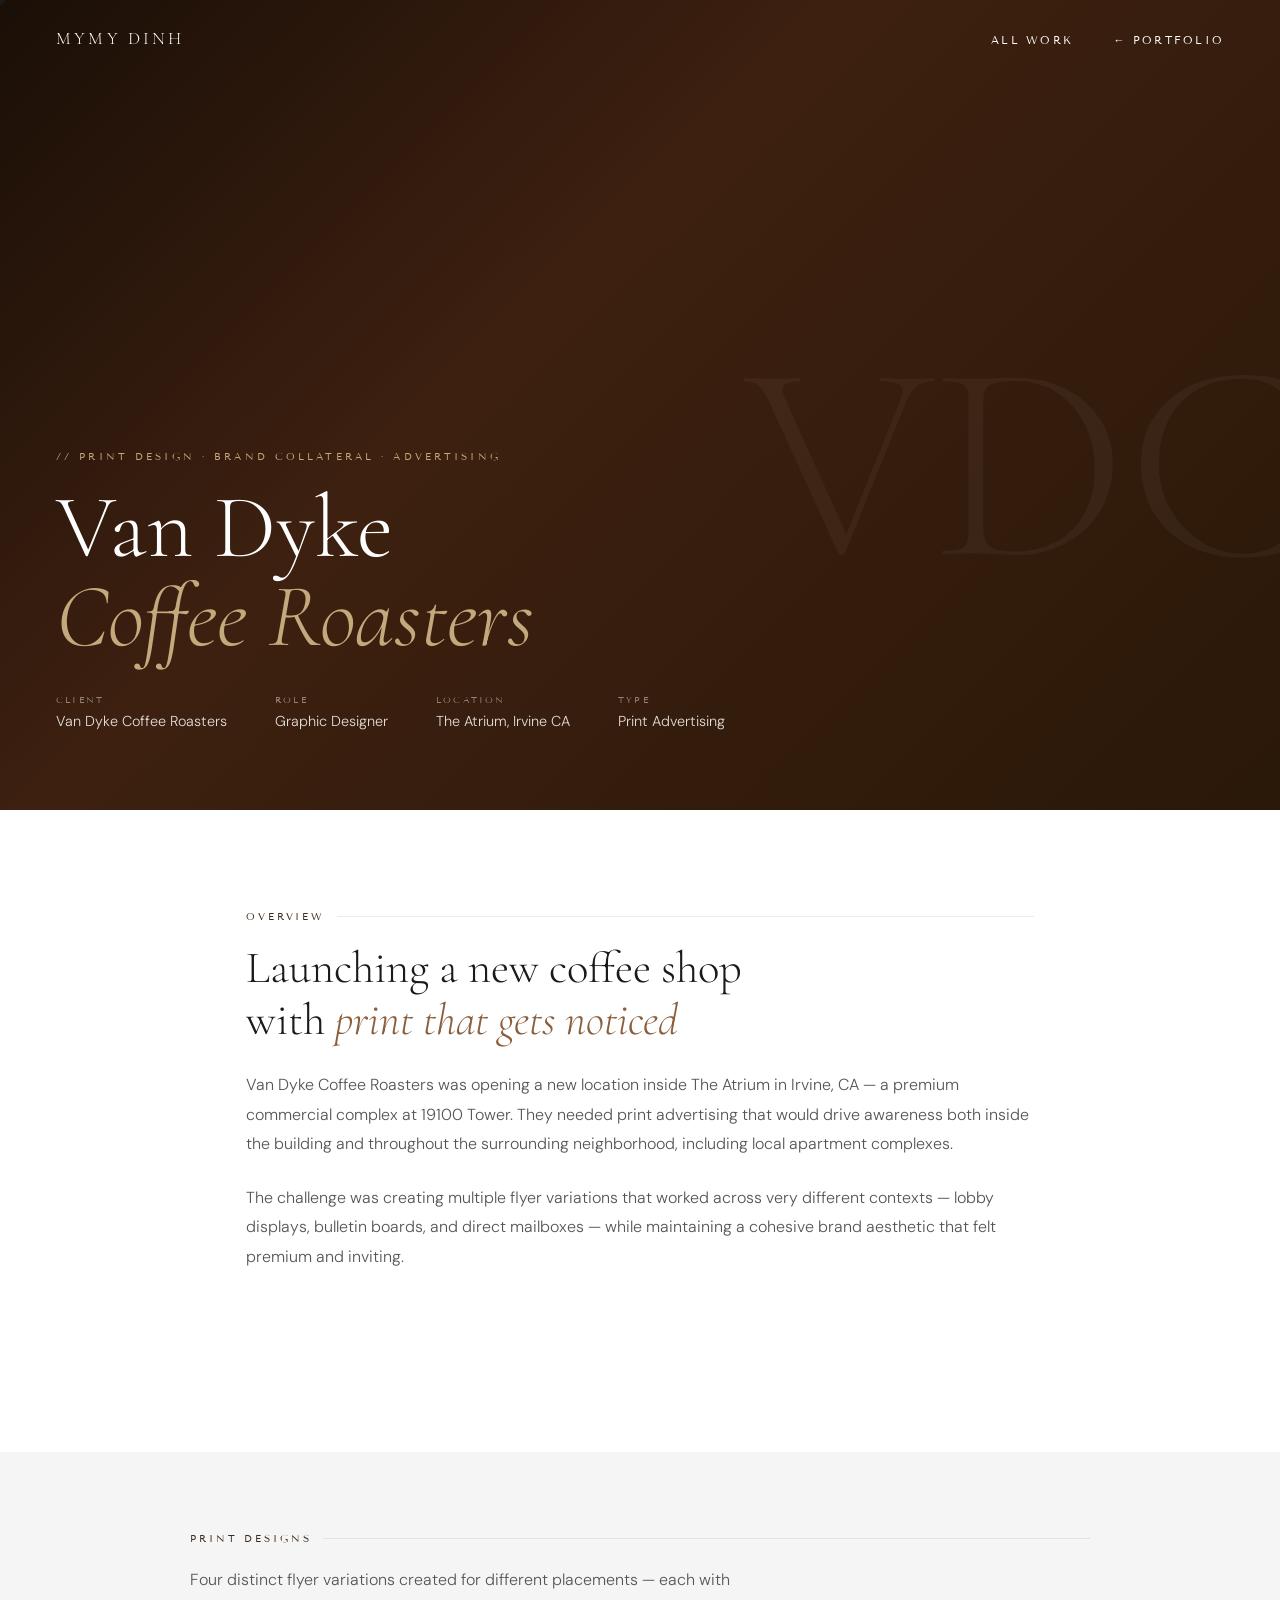
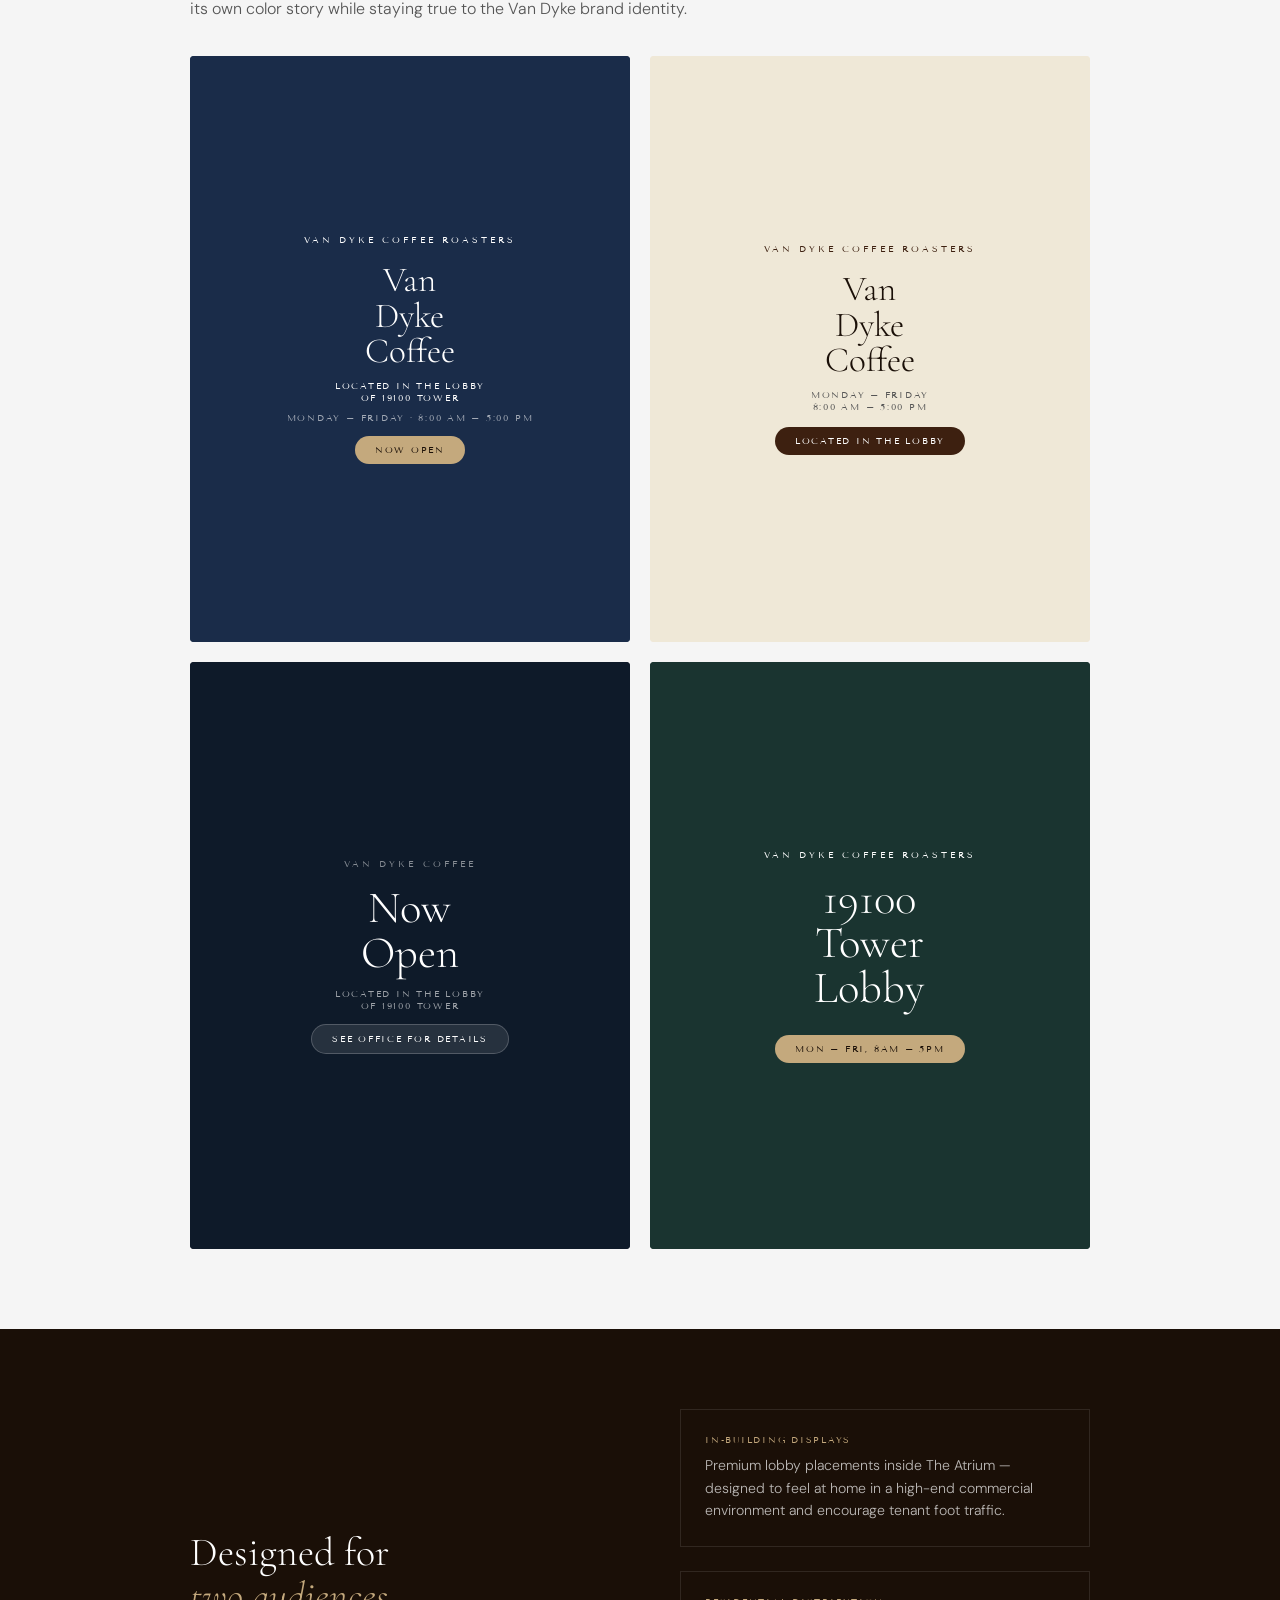
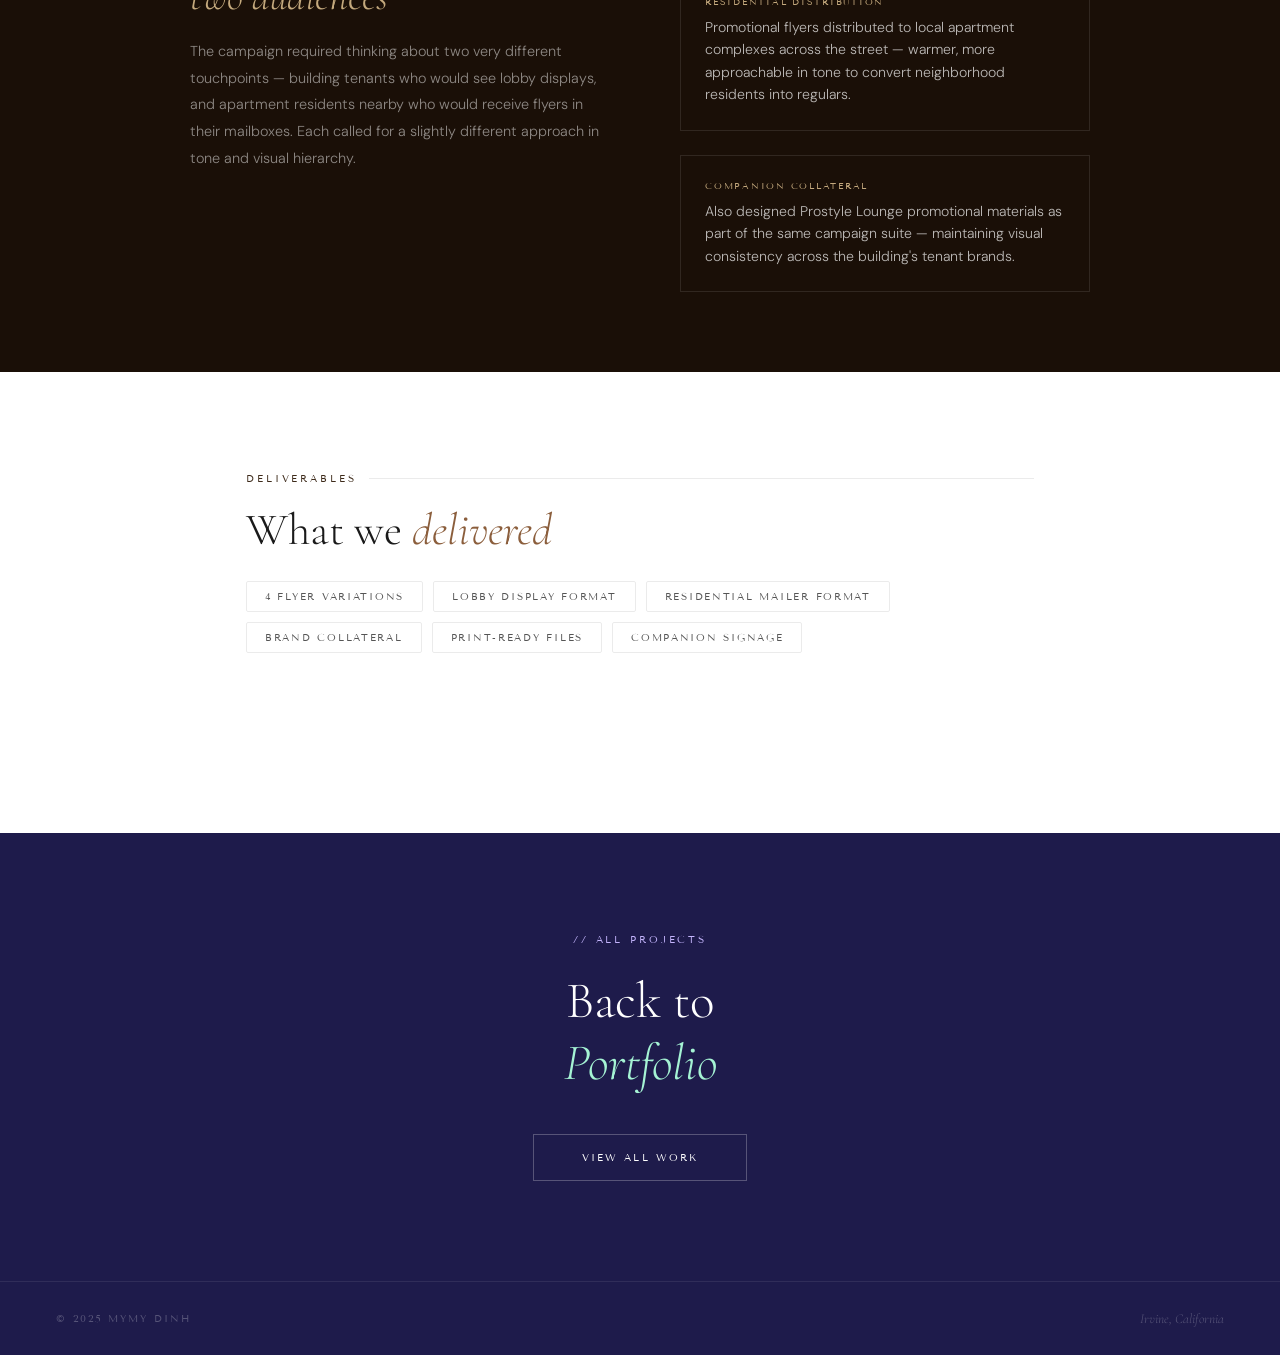
<file: vandyke.html>
<!DOCTYPE html>
<html lang="en">
<head>
<meta charset="UTF-8">
<meta name="viewport" content="width=device-width, initial-scale=1.0">
<title>Van Dyke Coffee Roasters — Mymy Dinh</title>
<link href="https://fonts.googleapis.com/css2?family=Cormorant+Garamond:ital,wght@0,300;0,400;0,600;1,300;1,400&family=Tenor+Sans&family=DM+Sans:wght@300;400&display=swap" rel="stylesheet">
<style>
  *, *::before, *::after { margin: 0; padding: 0; box-sizing: border-box; }
  :root {
    --black: #1a1a1a;
    --white: #ffffff;
    --mid: #555555;
    --light: #f5f5f5;
    --border: rgba(0,0,0,0.08);
    --accent: #5b4fcf;
    --accent-2: #2a7d6f;
    --navy: #1e1b4b;
    --brown: #3d2a1a;
    --warm: #c4a97d;
    --lavender: #c4b5fd;
    --mint: #a5f3d4;
  }
  html { scroll-behavior: smooth; }
  body { background: #fff; color: var(--black); font-family: 'DM Sans', sans-serif; font-weight: 300; overflow-x: hidden; cursor: none; }
  .cursor { position: fixed; width: 10px; height: 10px; background: var(--black); border-radius: 50%; pointer-events: none; z-index: 9999; transform: translate(-50%,-50%); }
  .cursor-ring { position: fixed; width: 36px; height: 36px; border: 1px solid var(--black); border-radius: 50%; pointer-events: none; z-index: 9998; transform: translate(-50%,-50%); opacity: .5; }

  nav { position: fixed; top: 0; left: 0; right: 0; z-index: 100; display: flex; justify-content: space-between; align-items: center; padding: 28px 56px; transition: background .3s; }
  .nav-logo { font-family: 'Cormorant Garamond', serif; font-size: 1.1rem; font-weight: 300; letter-spacing: .18em; text-transform: uppercase; color: var(--white); text-decoration: none; }
  .nav-links { display: flex; gap: 40px; list-style: none; }
  .nav-links a { font-family: 'Tenor Sans', sans-serif; font-size: .7rem; letter-spacing: .2em; text-transform: uppercase; color: var(--white); text-decoration: none; position: relative; }
  .nav-links a::after { content: ''; position: absolute; bottom: -2px; left: 0; width: 0; height: 1px; background: currentColor; transition: width .4s; }
  .nav-links a:hover::after { width: 100%; }
  nav.scrolled { background: rgba(255,255,255,0.95); backdrop-filter: blur(12px); }
  nav.scrolled .nav-logo, nav.scrolled .nav-links a { color: var(--black); }

  /* HERO — warm coffee tones */
  .hero {
    min-height: 90vh;
    background: linear-gradient(135deg, #1a0f07 0%, #3d2010 40%, #2a1808 100%);
    display: flex;
    flex-direction: column;
    justify-content: flex-end;
    padding: 0 56px 80px;
    position: relative;
    overflow: hidden;
  }
  .hero-bg-text { position: absolute; top: 40%; right: -40px; font-family: 'Cormorant Garamond', serif; font-size: 22vw; font-weight: 300; color: rgba(255,255,255,0.04); line-height: 1; user-select: none; pointer-events: none; }
  .hero-eyebrow { font-family: 'Tenor Sans', sans-serif; font-size: .65rem; letter-spacing: .3em; text-transform: uppercase; color: var(--warm); margin-bottom: 20px; opacity: 0; animation: fadeUp .8s ease .2s forwards; }
  .hero-title { font-family: 'Cormorant Garamond', serif; font-size: clamp(3.5rem, 7vw, 7rem); font-weight: 300; color: #fff; line-height: 1; margin-bottom: 32px; opacity: 0; animation: fadeUp .9s ease .35s forwards; }
  .hero-title em { font-style: italic; color: var(--warm); }
  .hero-meta { display: flex; gap: 48px; opacity: 0; animation: fadeUp .9s ease .5s forwards; }
  .meta-label { font-family: 'Tenor Sans', sans-serif; font-size: .55rem; letter-spacing: .25em; text-transform: uppercase; color: rgba(255,255,255,.45); margin-bottom: 6px; }
  .meta-value { font-size: .9rem; color: rgba(255,255,255,.85); }

  .content { max-width: 900px; margin: 0 auto; padding: 100px 56px; }
  .section-block { margin-bottom: 80px; }
  .block-label { font-family: 'Tenor Sans', sans-serif; font-size: .6rem; letter-spacing: .3em; text-transform: uppercase; color: var(--brown); margin-bottom: 20px; display: flex; align-items: center; gap: 12px; }
  .block-label::after { content: ''; flex: 1; height: 1px; background: var(--border); }
  .block-heading { font-family: 'Cormorant Garamond', serif; font-size: clamp(2rem, 3.5vw, 3rem); font-weight: 300; line-height: 1.15; margin-bottom: 24px; }
  .block-heading em { font-style: italic; color: #8b5e3c; }
  .block-body { font-size: 1rem; line-height: 1.85; color: var(--mid); margin-bottom: 24px; }

  /* PRINT SHOWCASE */
  .print-section { background: var(--light); padding: 80px 56px; }
  .print-inner { max-width: 900px; margin: 0 auto; }
  .flyer-grid { display: grid; grid-template-columns: repeat(2, 1fr); gap: 20px; margin-top: 32px; }
  .flyer-card {
    aspect-ratio: 3/4;
    border-radius: 4px;
    display: flex;
    flex-direction: column;
    align-items: center;
    justify-content: center;
    padding: 32px;
    text-align: center;
    position: relative;
    overflow: hidden;
  }
  .flyer-card::before { content: ''; position: absolute; inset: 0; background: inherit; opacity: .9; }
  .flyer-content { position: relative; z-index: 2; }
  .flyer-logo { font-family: 'Tenor Sans', sans-serif; font-size: .55rem; letter-spacing: .35em; text-transform: uppercase; margin-bottom: 16px; }
  .flyer-title { font-family: 'Cormorant Garamond', serif; font-size: 2.2rem; font-weight: 300; line-height: 1; margin-bottom: 12px; }
  .flyer-sub { font-size: .75rem; line-height: 1.6; margin-bottom: 20px; }
  .flyer-detail { font-family: 'Tenor Sans', sans-serif; font-size: .55rem; letter-spacing: .2em; text-transform: uppercase; }
  .flyer-badge { display: inline-block; padding: 8px 20px; border-radius: 20px; font-family: 'Tenor Sans', sans-serif; font-size: .55rem; letter-spacing: .2em; text-transform: uppercase; margin-top: 12px; }

  /* STYLE A - dark blue */
  .flyer-a { background: #1a2d4a; color: #fff; }
  .flyer-a .flyer-badge { background: #c4a97d; color: #1a0f07; }

  /* STYLE B - warm sand */
  .flyer-b { background: #f0e8d8; color: #1a0f07; }
  .flyer-b .flyer-badge { background: #3d2010; color: #fff; }

  /* STYLE C - dark rich */
  .flyer-c { background: #0f1a2a; color: #fff; }
  .flyer-c .flyer-badge { background: rgba(255,255,255,.1); color: #fff; border: 1px solid rgba(255,255,255,.2); }

  /* STYLE D - teal */
  .flyer-d { background: #1a3530; color: #fff; }
  .flyer-d .flyer-badge { background: #c4a97d; color: #1a0f07; }

  /* CONTEXT BAND */
  .context-band { background: #1a0f07; padding: 80px 56px; }
  .context-inner { max-width: 900px; margin: 0 auto; display: grid; grid-template-columns: 1fr 1fr; gap: 80px; align-items: center; }
  .context-title { font-family: 'Cormorant Garamond', serif; font-size: 2.5rem; font-weight: 300; color: #fff; line-height: 1.1; margin-bottom: 20px; }
  .context-title em { font-style: italic; color: var(--warm); }
  .context-body { font-size: .9rem; line-height: 1.85; color: rgba(255,255,255,.5); }
  .context-details { display: flex; flex-direction: column; gap: 24px; }
  .context-detail-item { padding: 24px; border: 1px solid rgba(255,255,255,.1); }
  .context-detail-label { font-family: 'Tenor Sans', sans-serif; font-size: .55rem; letter-spacing: .2em; text-transform: uppercase; color: var(--warm); margin-bottom: 8px; }
  .context-detail-val { font-size: .88rem; color: rgba(255,255,255,.7); line-height: 1.6; }

  .deliverables { display: flex; flex-wrap: wrap; gap: 10px; margin-top: 20px; }
  .deliverable-tag { padding: 8px 18px; border: 1px solid var(--border); font-family: 'Tenor Sans', sans-serif; font-size: .6rem; letter-spacing: .18em; text-transform: uppercase; color: var(--mid); border-radius: 2px; }

  /* BACK TO INDEX */
  .back-section { background: var(--navy); padding: 100px 56px; text-align: center; }
  .back-label { font-family: 'Tenor Sans', sans-serif; font-size: .6rem; letter-spacing: .3em; text-transform: uppercase; color: var(--lavender); margin-bottom: 24px; }
  .back-title { font-family: 'Cormorant Garamond', serif; font-size: clamp(2.5rem, 4vw, 4rem); font-weight: 300; color: #fff; margin-bottom: 40px; }
  .back-title em { font-style: italic; color: var(--mint); }
  .back-btn { display: inline-block; padding: 16px 48px; border: 1px solid rgba(255,255,255,.25); font-family: 'Tenor Sans', sans-serif; font-size: .65rem; letter-spacing: .2em; text-transform: uppercase; color: #fff; text-decoration: none; transition: background .3s, border-color .3s; }
  .back-btn:hover { background: rgba(255,255,255,.1); border-color: rgba(255,255,255,.4); }

  footer { background: var(--navy); border-top: 1px solid rgba(255,255,255,.08); padding: 28px 56px; display: flex; justify-content: space-between; align-items: center; }
  .footer-left { font-family: 'Tenor Sans', sans-serif; font-size: .6rem; letter-spacing: .2em; text-transform: uppercase; color: rgba(255,255,255,.25); }
  .footer-right { font-family: 'Cormorant Garamond', serif; font-size: .85rem; color: rgba(255,255,255,.25); font-style: italic; }

  @keyframes fadeUp { from { opacity:0; transform:translateY(24px); } to { opacity:1; transform:translateY(0); } }
  .reveal { opacity: 0; transform: translateY(28px); transition: opacity .8s ease, transform .8s ease; }
  .reveal.visible { opacity: 1; transform: translateY(0); }
  .reveal-delay-1 { transition-delay: .1s; }
  .reveal-delay-2 { transition-delay: .2s; }

  @media (max-width: 768px) {
    nav { padding: 20px 24px; }
    .hero, .content, .print-section, .context-band, .back-section { padding-left: 24px; padding-right: 24px; }
    .hero { padding-bottom: 60px; }
    .flyer-grid { grid-template-columns: 1fr; }
    .context-inner { grid-template-columns: 1fr; gap: 40px; }
    .hero-meta { flex-wrap: wrap; gap: 24px; }
    footer { padding: 24px; flex-direction: column; gap: 10px; text-align: center; }
    body { cursor: auto; }
    .cursor, .cursor-ring { display: none; }
  }
</style>
</head>
<body>
<div class="cursor" id="cursor"></div>
<div class="cursor-ring" id="cursorRing"></div>

<nav id="nav">
  <a href="index.html" class="nav-logo">Mymy Dinh</a>
  <ul class="nav-links">
    <li><a href="index.html#work">All Work</a></li>
    <li><a href="index.html">← Portfolio</a></li>
  </ul>
</nav>

<section class="hero">
  <div class="hero-bg-text">VDC</div>
  <p class="hero-eyebrow">// Print Design · Brand Collateral · Advertising</p>
  <h1 class="hero-title">Van Dyke<br><em>Coffee Roasters</em></h1>
  <div class="hero-meta">
    <div class="hero-meta-item">
      <div class="meta-label">Client</div>
      <div class="meta-value">Van Dyke Coffee Roasters</div>
    </div>
    <div class="hero-meta-item">
      <div class="meta-label">Role</div>
      <div class="meta-value">Graphic Designer</div>
    </div>
    <div class="hero-meta-item">
      <div class="meta-label">Location</div>
      <div class="meta-value">The Atrium, Irvine CA</div>
    </div>
    <div class="hero-meta-item">
      <div class="meta-label">Type</div>
      <div class="meta-value">Print Advertising</div>
    </div>
  </div>
</section>

<div class="content">
  <div class="section-block reveal">
    <div class="block-label">Overview</div>
    <h2 class="block-heading">Launching a new coffee shop<br>with <em>print that gets noticed</em></h2>
    <p class="block-body">Van Dyke Coffee Roasters was opening a new location inside The Atrium in Irvine, CA — a premium commercial complex at 19100 Tower. They needed print advertising that would drive awareness both inside the building and throughout the surrounding neighborhood, including local apartment complexes.</p>
    <p class="block-body">The challenge was creating multiple flyer variations that worked across very different contexts — lobby displays, bulletin boards, and direct mailboxes — while maintaining a cohesive brand aesthetic that felt premium and inviting.</p>
  </div>
</div>

<!-- PRINT SHOWCASE -->
<div class="print-section">
  <div class="print-inner">
    <div class="block-label reveal">Print Designs</div>
    <p class="block-body reveal" style="max-width:560px;">Four distinct flyer variations created for different placements — each with its own color story while staying true to the Van Dyke brand identity.</p>
    <div class="flyer-grid reveal">
      <div class="flyer-card flyer-a">
        <div class="flyer-content">
          <div class="flyer-logo">Van Dyke Coffee Roasters</div>
          <div class="flyer-title">Van<br>Dyke<br>Coffee</div>
          <div class="flyer-detail">Located in the Lobby<br>of 19100 Tower</div>
          <div class="flyer-detail" style="margin-top:8px; opacity:.6;">Monday – Friday · 8:00 AM – 5:00 PM</div>
          <div class="flyer-badge">Now Open</div>
        </div>
      </div>
      <div class="flyer-card flyer-b">
        <div class="flyer-content">
          <div class="flyer-logo" style="color:#3d2010;">Van Dyke Coffee Roasters</div>
          <div class="flyer-title" style="color:#1a0f07;">Van<br>Dyke<br>Coffee</div>
          <div class="flyer-detail" style="color:#555;">Monday – Friday<br>8:00 AM – 5:00 PM</div>
          <div class="flyer-badge" style="background:#3d2010; color:#fff; margin-top:14px;">Located in the Lobby</div>
        </div>
      </div>
      <div class="flyer-card flyer-c">
        <div class="flyer-content">
          <div class="flyer-logo" style="color:rgba(255,255,255,.5);">Van Dyke Coffee</div>
          <div class="flyer-title" style="font-size:2.8rem;">Now<br>Open</div>
          <div class="flyer-detail" style="opacity:.6;">Located in the Lobby<br>of 19100 Tower</div>
          <div class="flyer-badge">See Office for Details</div>
        </div>
      </div>
      <div class="flyer-card flyer-d">
        <div class="flyer-content">
          <div class="flyer-logo">Van Dyke Coffee Roasters</div>
          <div class="flyer-title" style="font-size:2.8rem;">19100<br>Tower<br>Lobby</div>
          <div class="flyer-badge">Mon – Fri, 8AM – 5PM</div>
        </div>
      </div>
    </div>
  </div>
</div>

<!-- CONTEXT -->
<div class="context-band">
  <div class="context-inner">
    <div class="reveal">
      <div class="context-title">Designed for<br><em>two audiences</em></div>
      <p class="context-body">The campaign required thinking about two very different touchpoints — building tenants who would see lobby displays, and apartment residents nearby who would receive flyers in their mailboxes. Each called for a slightly different approach in tone and visual hierarchy.</p>
    </div>
    <div class="context-details reveal">
      <div class="context-detail-item">
        <div class="context-detail-label">In-Building Displays</div>
        <div class="context-detail-val">Premium lobby placements inside The Atrium — designed to feel at home in a high-end commercial environment and encourage tenant foot traffic.</div>
      </div>
      <div class="context-detail-item">
        <div class="context-detail-label">Residential Distribution</div>
        <div class="context-detail-val">Promotional flyers distributed to local apartment complexes across the street — warmer, more approachable in tone to convert neighborhood residents into regulars.</div>
      </div>
      <div class="context-detail-item">
        <div class="context-detail-label">Companion Collateral</div>
        <div class="context-detail-val">Also designed Prostyle Lounge promotional materials as part of the same campaign suite — maintaining visual consistency across the building's tenant brands.</div>
      </div>
    </div>
  </div>
</div>

<div class="content">
  <div class="section-block reveal">
    <div class="block-label">Deliverables</div>
    <h2 class="block-heading">What we <em>delivered</em></h2>
    <div class="deliverables">
      <span class="deliverable-tag">4 Flyer Variations</span>
      <span class="deliverable-tag">Lobby Display Format</span>
      <span class="deliverable-tag">Residential Mailer Format</span>
      <span class="deliverable-tag">Brand Collateral</span>
      <span class="deliverable-tag">Print-Ready Files</span>
      <span class="deliverable-tag">Companion Signage</span>
    </div>
  </div>
</div>

<!-- BACK TO PORTFOLIO -->
<div class="back-section">
  <div class="back-label reveal">// All Projects</div>
  <div class="back-title reveal">Back to<br><em>Portfolio</em></div>
  <a href="index.html#work" class="back-btn reveal">View All Work</a>
</div>

<footer>
  <div class="footer-left">© 2025 Mymy Dinh</div>
  <div class="footer-right">Irvine, California</div>
</footer>

<script>
  const cursor = document.getElementById('cursor');
  const ring = document.getElementById('cursorRing');
  let mx=0,my=0,rx=0,ry=0;
  document.addEventListener('mousemove', e => { mx=e.clientX; my=e.clientY; cursor.style.left=mx+'px'; cursor.style.top=my+'px'; });
  (function loop(){ rx+=(mx-rx)*.12; ry+=(my-ry)*.12; ring.style.left=rx+'px'; ring.style.top=ry+'px'; requestAnimationFrame(loop); })();
  const nav = document.getElementById('nav');
  window.addEventListener('scroll', () => nav.classList.toggle('scrolled', window.scrollY > 80));
  const obs = new IntersectionObserver(entries => entries.forEach(e => { if(e.isIntersecting) e.target.classList.add('visible'); }), {threshold:.1});
  document.querySelectorAll('.reveal').forEach(el => obs.observe(el));
</script>
</body>
</html>
</file>
